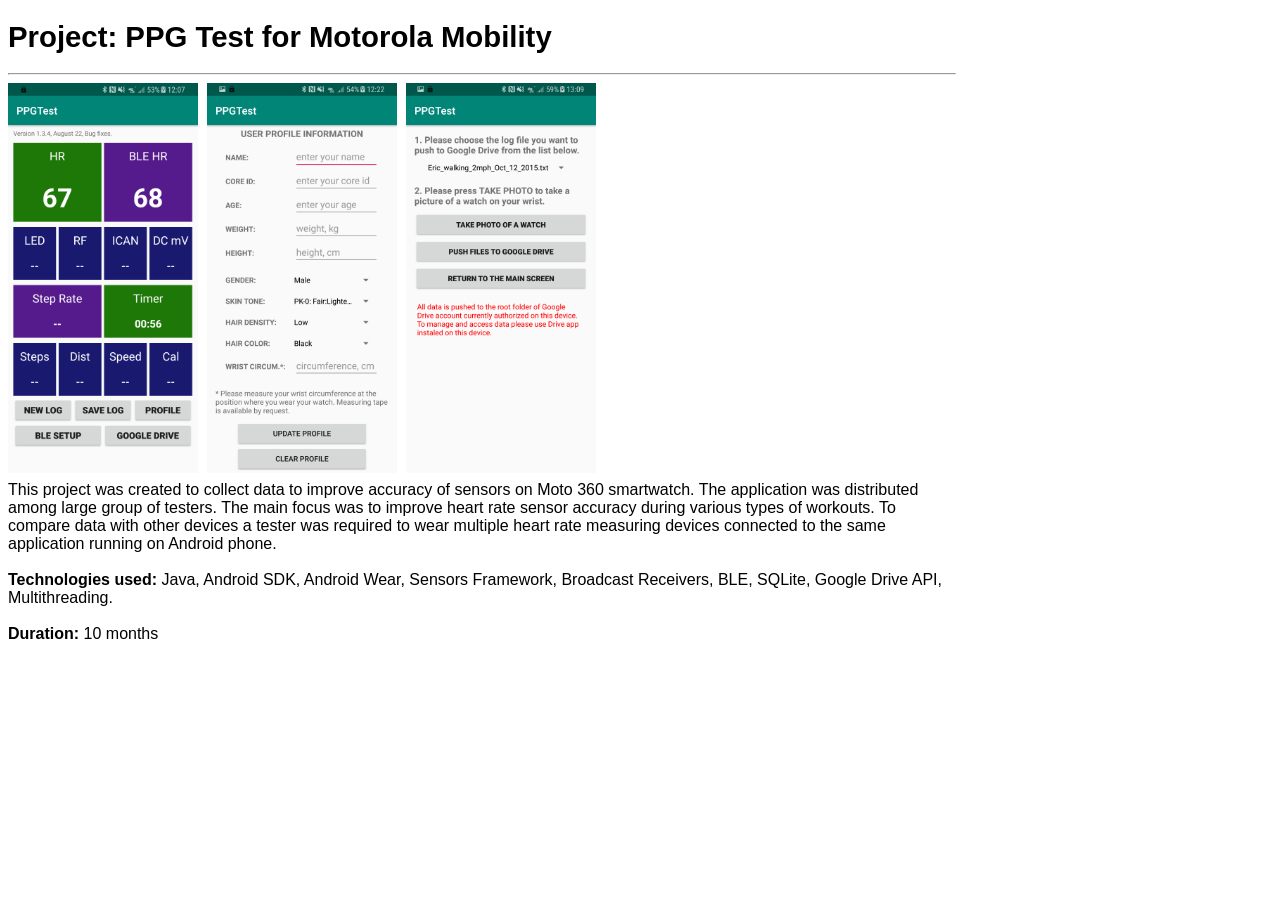
<file: index.htm>
<!DOCTYPE html>
<html>
  <head>
    <style>
      .content {
      width: 75%
      }
      .text {
      font-size: 12pt;
      font-family: Arial, Helvetica, sans-serif;
      }
      h1 {
      font: 22pt sans-serif;
      font-weight: bold;
      }
      }
    </style>
  </head>
  <body>
    <div class="content">
      <h1>Project: PPG Test for Motorola Mobility</h1>
      <hr>
      <img src="ppg_test01.png" alt="Main screen" style="float: left; width: 20%; margin-right: 1%; margin-bottom: 0.5em;">
      <img src="ppg_test02.png" alt="Profile screen" style="float: left; width: 20%; margin-right: 1%; margin-bottom: 0.5em;">
      <img src="ppg_test03.png" alt="Google Drive screen" style="float: left; width: 20%; margin-right: 1%; margin-bottom: 0.5em;">
      <p style="clear: both;" class="text">
        This project was created to collect data to improve accuracy of sensors on Moto 360 smartwatch. The application was distributed among large group of testers. The main focus was to improve heart rate sensor accuracy during various types of workouts. To compare data with other devices a tester was required to wear multiple heart rate measuring devices connected to the same application running on Android phone.
        <br><br>
        <b>Technologies used:</b> Java, Android SDK, Android Wear, Sensors Framework, Broadcast Receivers, BLE, SQLite, Google Drive API, Multithreading.
        <br><br>
        <b>Duration:</b> 10 months
      </p>
    </div>
  </body>
</html>
</file>
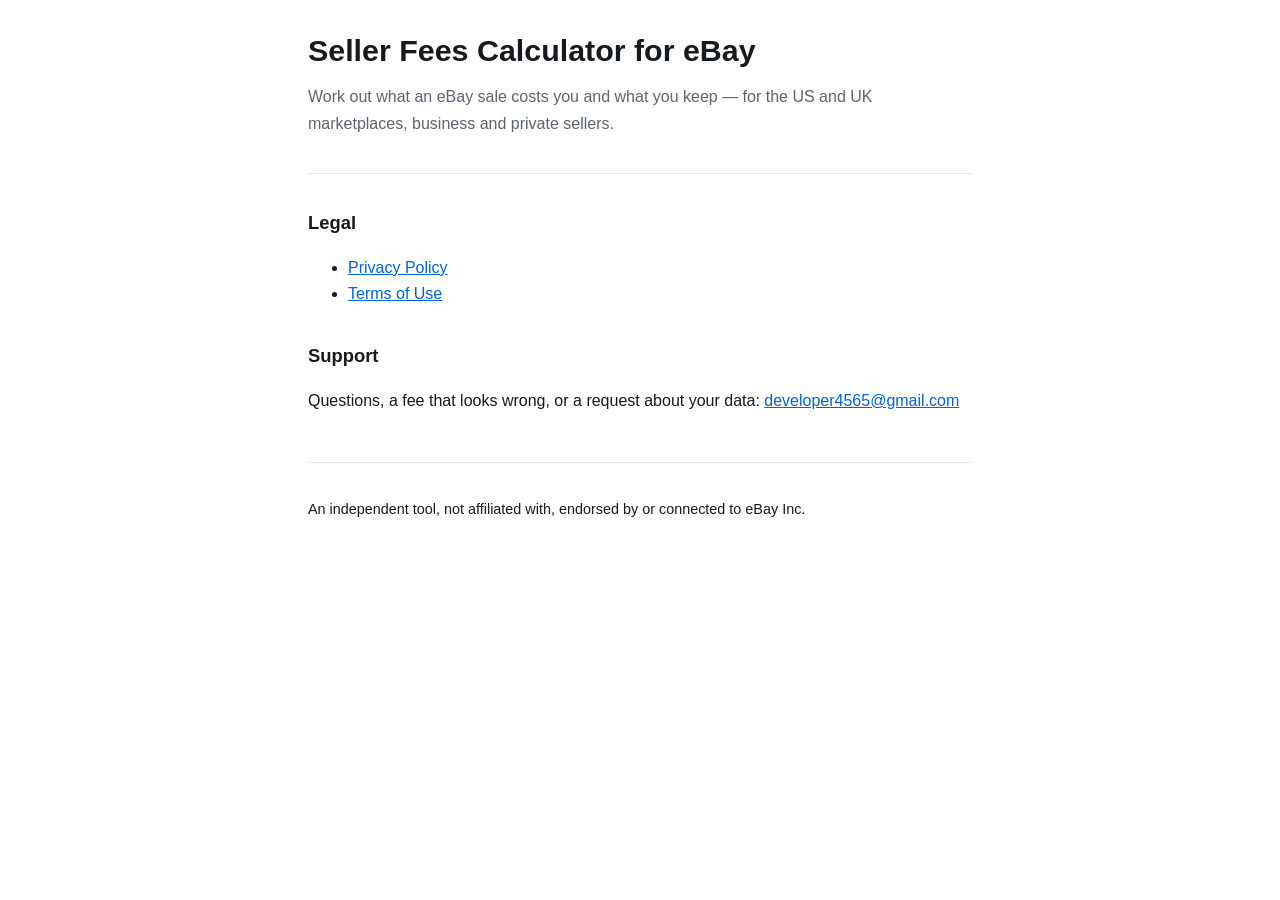
<file: index.html>
<!DOCTYPE html>
<html lang="en">
<head>
<meta charset="utf-8">
<meta name="viewport" content="width=device-width, initial-scale=1">
<title>Seller Fees Calculator for eBay</title>
<link rel="stylesheet" href="style.css">
</head>
<body>

<header>
    <h1>Seller Fees Calculator for eBay</h1>
    <p class="lede">Work out what an eBay sale costs you and what you keep — for the US and UK
    marketplaces, business and private sellers.</p>
</header>

<h2>Legal</h2>
<ul>
    <li><a href="privacy.html">Privacy Policy</a></li>
    <li><a href="terms.html">Terms of Use</a></li>
</ul>

<h2>Support</h2>
<p>Questions, a fee that looks wrong, or a request about your data:
<a href="mailto:developer4565@gmail.com">developer4565@gmail.com</a></p>

<footer>
    <p>An independent tool, not affiliated with, endorsed by or connected to eBay Inc.</p>
</footer>

</body>
</html>
</file>
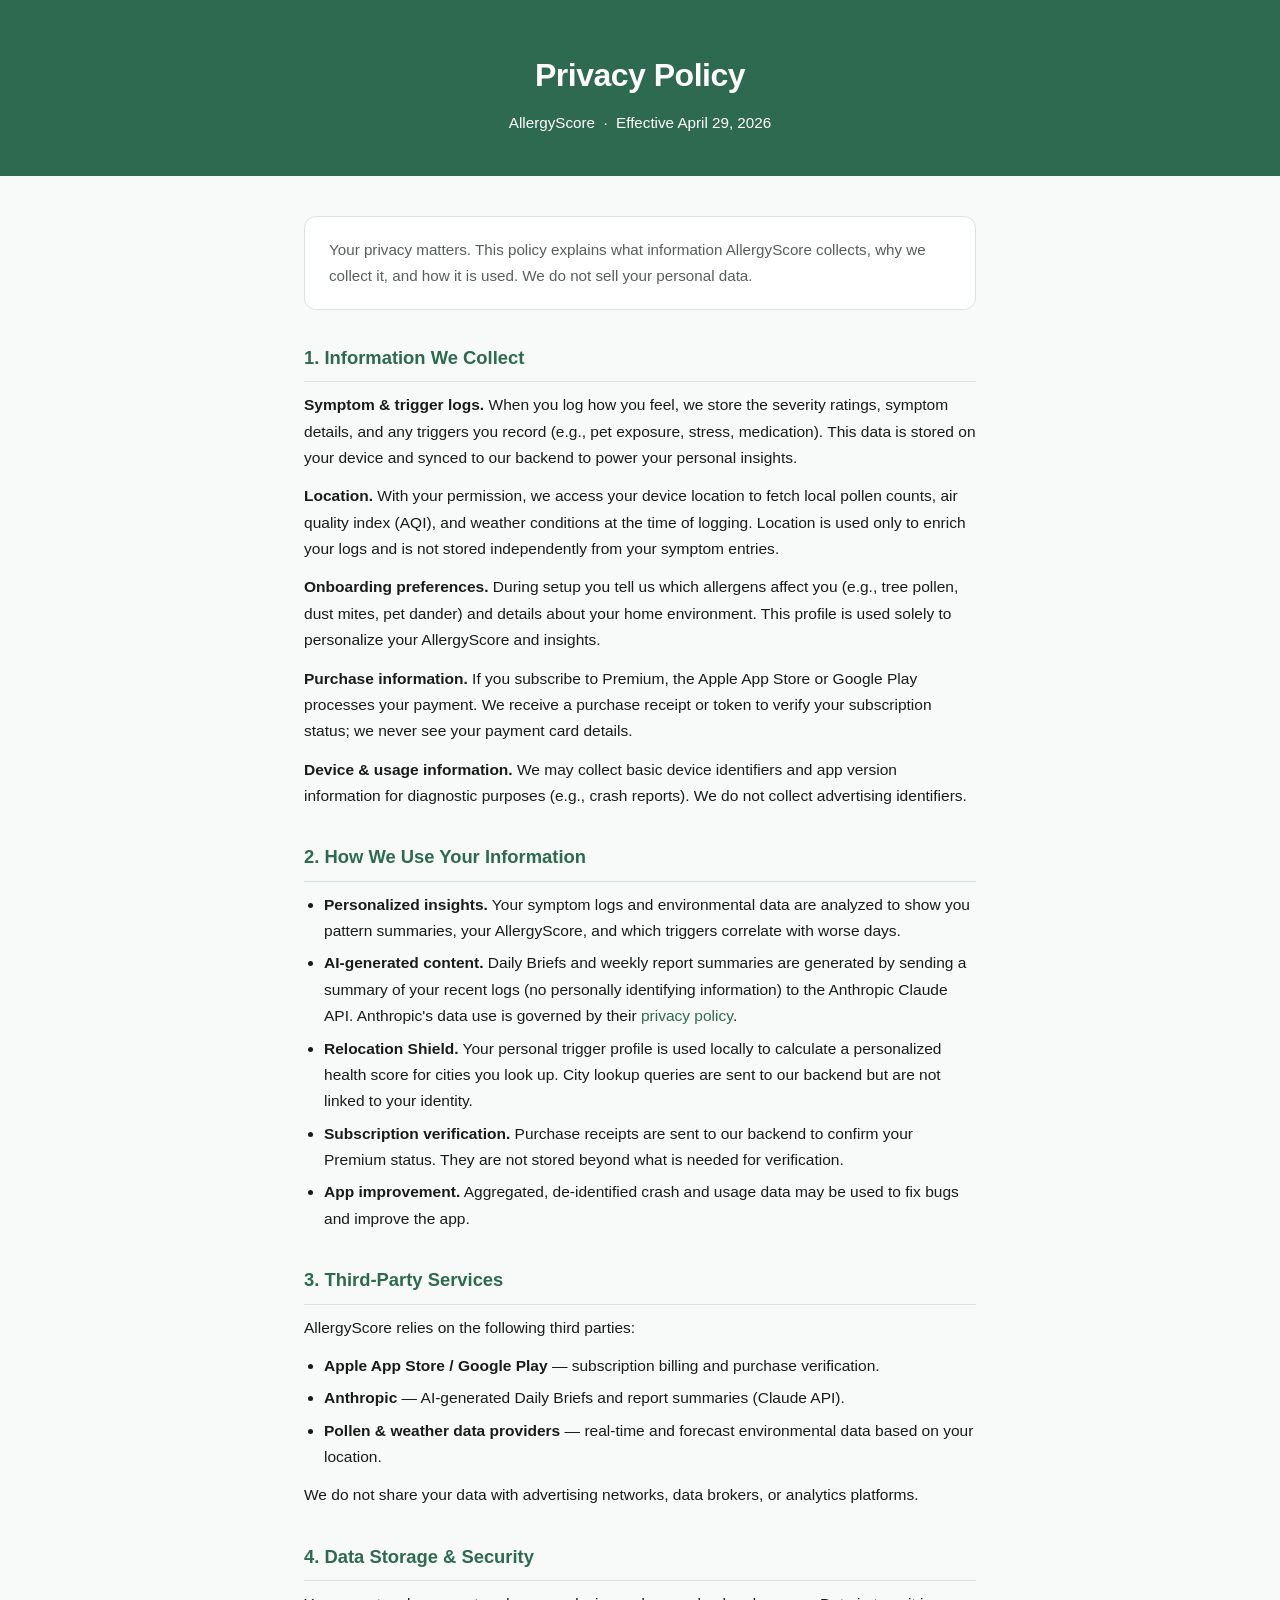
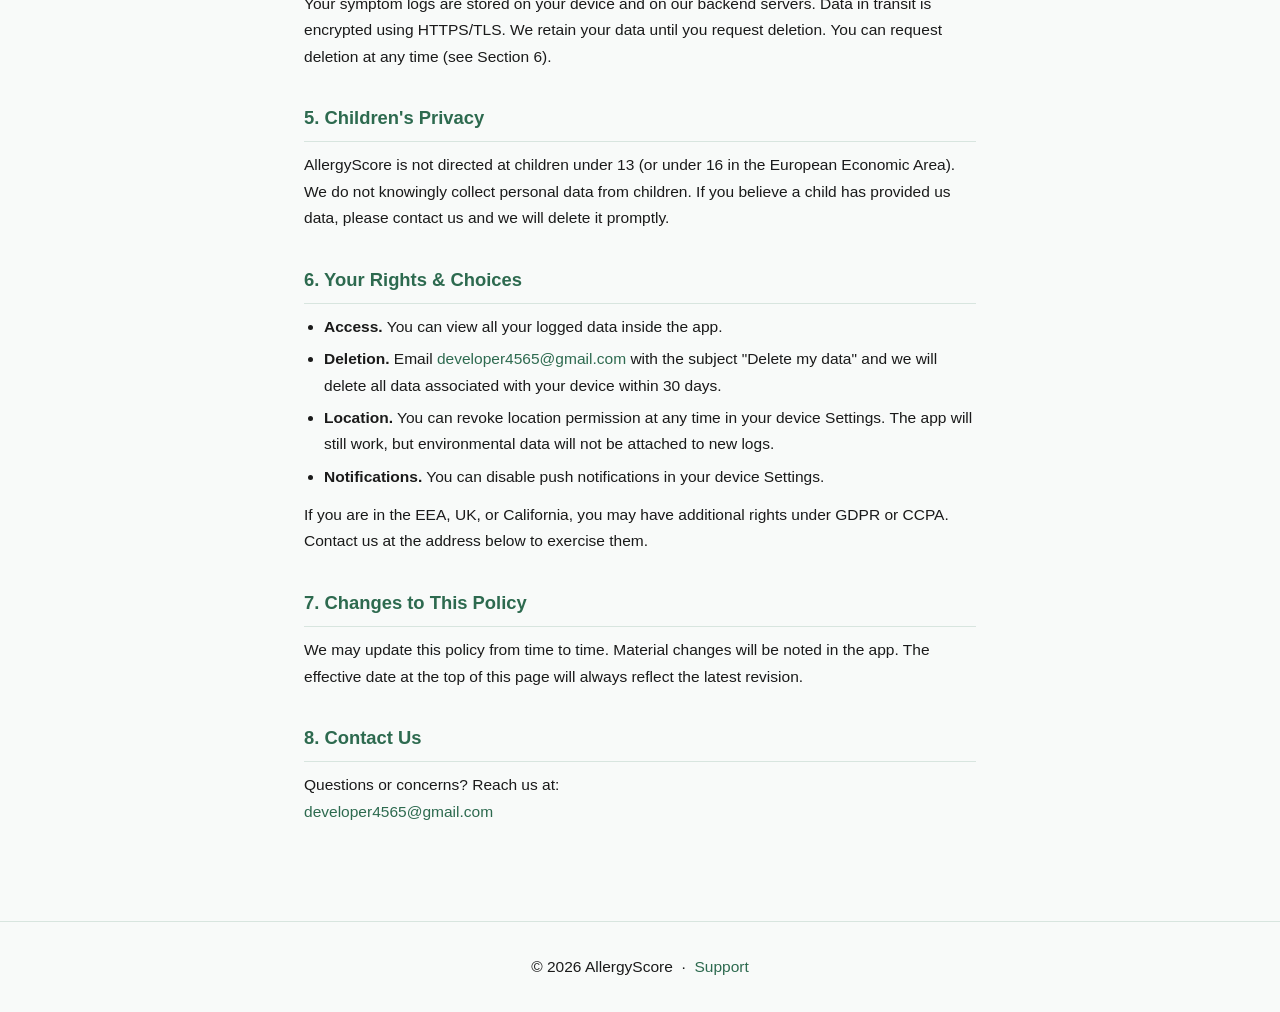
<file: allergyscore-privacy.html>
<!DOCTYPE html>
<html lang="en">
<head>
  <meta charset="UTF-8" />
  <meta name="viewport" content="width=device-width, initial-scale=1.0" />
  <title>AllergyScore – Privacy Policy</title>
  <style>
    *, *::before, *::after { box-sizing: border-box; margin: 0; padding: 0; }

    :root {
      --green: #2D6A4F;
      --green-light: #40916C;
      --bg: #F8FAF9;
      --surface: #FFFFFF;
      --text: #1A1A1A;
      --muted: #555F5C;
      --border: #D8E5DF;
      --radius: 12px;
    }

    body {
      font-family: -apple-system, BlinkMacSystemFont, "Segoe UI", Roboto, Helvetica, Arial, sans-serif;
      background: var(--bg);
      color: var(--text);
      line-height: 1.7;
    }

    header {
      background: var(--green);
      color: #fff;
      padding: 48px 24px 40px;
      text-align: center;
    }

    header h1 {
      font-size: 2rem;
      font-weight: 700;
      letter-spacing: -0.5px;
    }

    header p {
      margin-top: 8px;
      font-size: 0.95rem;
      color: #fff;
    }

    main {
      max-width: 720px;
      margin: 0 auto;
      padding: 40px 24px 64px;
    }

    .intro {
      background: var(--surface);
      border: 1px solid var(--border);
      border-radius: var(--radius);
      padding: 20px 24px;
      color: var(--muted);
      font-size: 0.95rem;
      margin-bottom: 32px;
    }

    section {
      margin-bottom: 32px;
    }

    h2 {
      font-size: 1.15rem;
      font-weight: 700;
      color: var(--green);
      margin-bottom: 10px;
      padding-bottom: 8px;
      border-bottom: 1px solid var(--border);
    }

    p { margin-bottom: 12px; color: var(--text); font-size: 0.97rem; }
    p:last-child { margin-bottom: 0; }

    ul {
      margin: 8px 0 12px 20px;
      color: var(--text);
      font-size: 0.97rem;
    }

    ul li { margin-bottom: 6px; }

    a { color: var(--green); text-decoration: none; }
    a:hover { text-decoration: underline; }

    footer {
      text-align: center;
      padding: 32px 24px;
      color: var(--muted);
      font-size: 0.85rem;
      border-top: 1px solid var(--border);
    }
  </style>
</head>
<body>

<header>
  <h1>Privacy Policy</h1>
  <p>AllergyScore &nbsp;·&nbsp; Effective April 29, 2026</p>
</header>

<main>

  <div class="intro">
    Your privacy matters. This policy explains what information AllergyScore collects, why we collect it, and how it is used. We do not sell your personal data.
  </div>

  <section>
    <h2>1. Information We Collect</h2>
    <p><strong>Symptom &amp; trigger logs.</strong> When you log how you feel, we store the severity ratings, symptom details, and any triggers you record (e.g., pet exposure, stress, medication). This data is stored on your device and synced to our backend to power your personal insights.</p>
    <p><strong>Location.</strong> With your permission, we access your device location to fetch local pollen counts, air quality index (AQI), and weather conditions at the time of logging. Location is used only to enrich your logs and is not stored independently from your symptom entries.</p>
    <p><strong>Onboarding preferences.</strong> During setup you tell us which allergens affect you (e.g., tree pollen, dust mites, pet dander) and details about your home environment. This profile is used solely to personalize your AllergyScore and insights.</p>
    <p><strong>Purchase information.</strong> If you subscribe to Premium, the Apple App Store or Google Play processes your payment. We receive a purchase receipt or token to verify your subscription status; we never see your payment card details.</p>
    <p><strong>Device &amp; usage information.</strong> We may collect basic device identifiers and app version information for diagnostic purposes (e.g., crash reports). We do not collect advertising identifiers.</p>
  </section>

  <section>
    <h2>2. How We Use Your Information</h2>
    <ul>
      <li><strong>Personalized insights.</strong> Your symptom logs and environmental data are analyzed to show you pattern summaries, your AllergyScore, and which triggers correlate with worse days.</li>
      <li><strong>AI-generated content.</strong> Daily Briefs and weekly report summaries are generated by sending a summary of your recent logs (no personally identifying information) to the Anthropic Claude API. Anthropic's data use is governed by their <a href="https://www.anthropic.com/privacy" target="_blank" rel="noopener">privacy policy</a>.</li>
      <li><strong>Relocation Shield.</strong> Your personal trigger profile is used locally to calculate a personalized health score for cities you look up. City lookup queries are sent to our backend but are not linked to your identity.</li>
      <li><strong>Subscription verification.</strong> Purchase receipts are sent to our backend to confirm your Premium status. They are not stored beyond what is needed for verification.</li>
      <li><strong>App improvement.</strong> Aggregated, de-identified crash and usage data may be used to fix bugs and improve the app.</li>
    </ul>
  </section>

  <section>
    <h2>3. Third-Party Services</h2>
    <p>AllergyScore relies on the following third parties:</p>
    <ul>
      <li><strong>Apple App Store / Google Play</strong> — subscription billing and purchase verification.</li>
      <li><strong>Anthropic</strong> — AI-generated Daily Briefs and report summaries (Claude API).</li>
      <li><strong>Pollen &amp; weather data providers</strong> — real-time and forecast environmental data based on your location.</li>
    </ul>
    <p>We do not share your data with advertising networks, data brokers, or analytics platforms.</p>
  </section>

  <section>
    <h2>4. Data Storage &amp; Security</h2>
    <p>Your symptom logs are stored on your device and on our backend servers. Data in transit is encrypted using HTTPS/TLS. We retain your data until you request deletion. You can request deletion at any time (see Section 6).</p>
  </section>

  <section>
    <h2>5. Children's Privacy</h2>
    <p>AllergyScore is not directed at children under 13 (or under 16 in the European Economic Area). We do not knowingly collect personal data from children. If you believe a child has provided us data, please contact us and we will delete it promptly.</p>
  </section>

  <section>
    <h2>6. Your Rights &amp; Choices</h2>
    <ul>
      <li><strong>Access.</strong> You can view all your logged data inside the app.</li>
      <li><strong>Deletion.</strong> Email <a href="mailto:developer4565@gmail.com">developer4565@gmail.com</a> with the subject "Delete my data" and we will delete all data associated with your device within 30 days.</li>
      <li><strong>Location.</strong> You can revoke location permission at any time in your device Settings. The app will still work, but environmental data will not be attached to new logs.</li>
      <li><strong>Notifications.</strong> You can disable push notifications in your device Settings.</li>
    </ul>
    <p>If you are in the EEA, UK, or California, you may have additional rights under GDPR or CCPA. Contact us at the address below to exercise them.</p>
  </section>

  <section>
    <h2>7. Changes to This Policy</h2>
    <p>We may update this policy from time to time. Material changes will be noted in the app. The effective date at the top of this page will always reflect the latest revision.</p>
  </section>

  <section>
    <h2>8. Contact Us</h2>
    <p>Questions or concerns? Reach us at:<br>
    <a href="mailto:developer4565@gmail.com">developer4565@gmail.com</a></p>
  </section>

</main>

<footer>
  <p>&copy; 2026 AllergyScore &nbsp;·&nbsp; <a href="index.html">Support</a></p>
</footer>

</body>
</html>
</file>
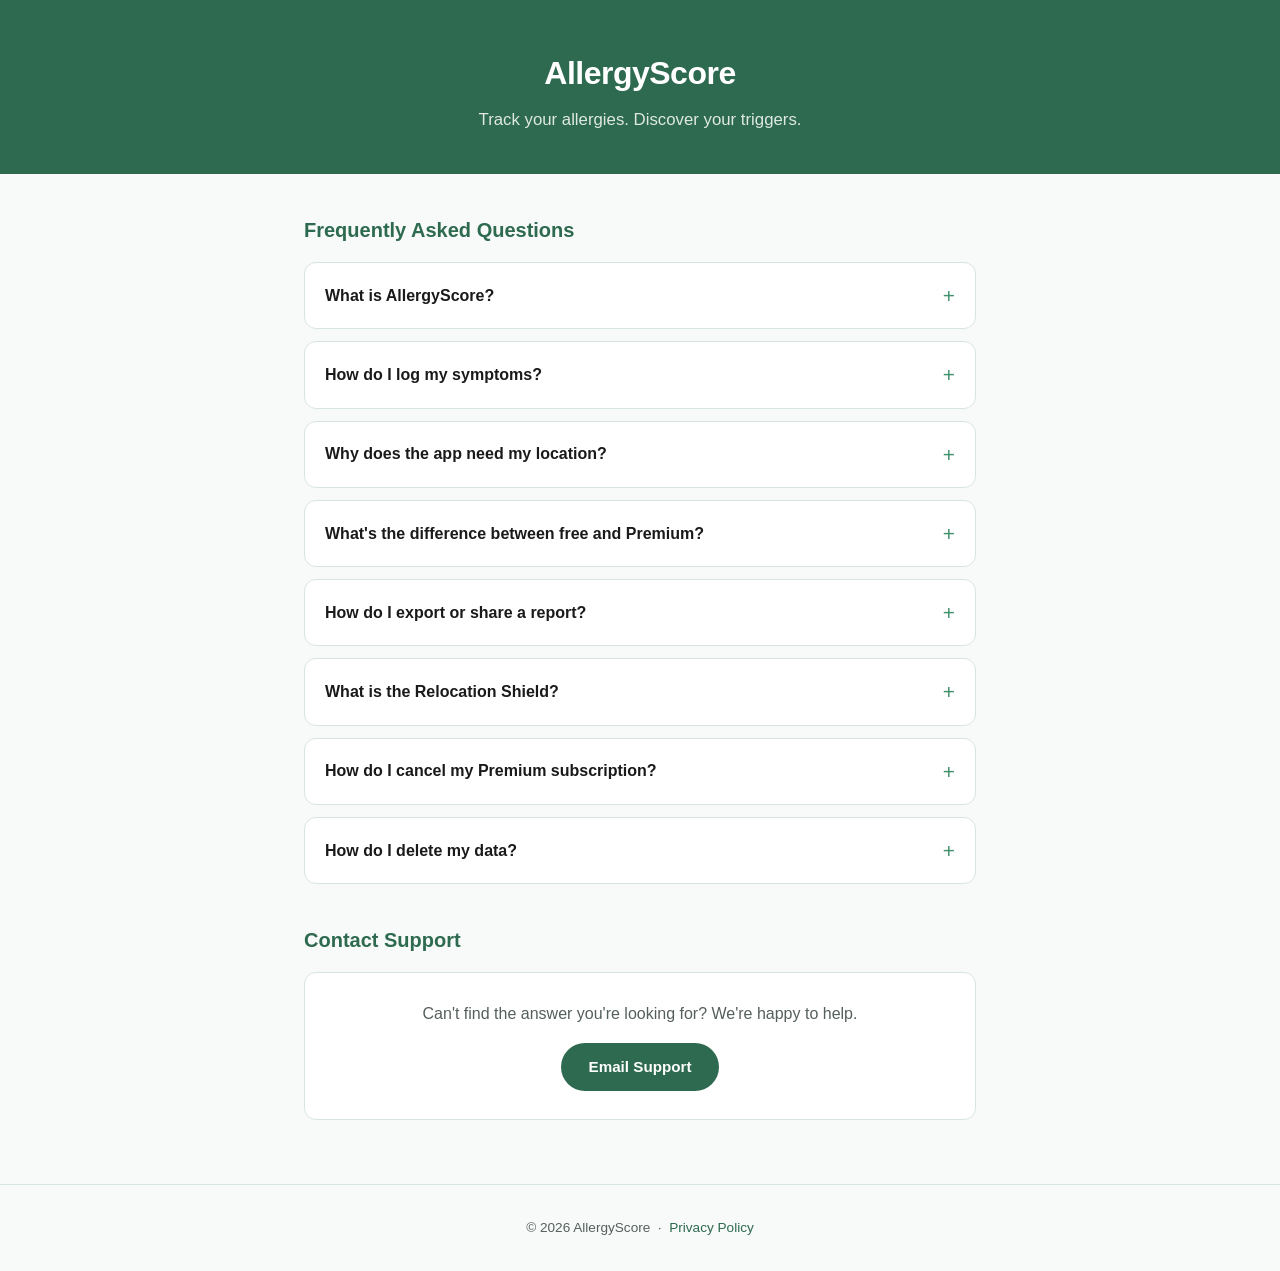
<file: allergyscore-support.html>
<!DOCTYPE html>
<html lang="en">
<head>
  <meta charset="UTF-8" />
  <meta name="viewport" content="width=device-width, initial-scale=1.0" />
  <title>AllergyScore – Support</title>
  <style>
    *, *::before, *::after { box-sizing: border-box; margin: 0; padding: 0; }

    :root {
      --green: #2D6A4F;
      --green-light: #40916C;
      --bg: #F8FAF9;
      --surface: #FFFFFF;
      --text: #1A1A1A;
      --muted: #555F5C;
      --border: #D8E5DF;
      --radius: 12px;
    }

    body {
      font-family: -apple-system, BlinkMacSystemFont, "Segoe UI", Roboto, Helvetica, Arial, sans-serif;
      background: var(--bg);
      color: var(--text);
      line-height: 1.6;
    }

    header {
      background: var(--green);
      color: #fff;
      padding: 48px 24px 40px;
      text-align: center;
    }

    header h1 {
      font-size: 2rem;
      font-weight: 700;
      letter-spacing: -0.5px;
    }

    header p {
      margin-top: 8px;
      font-size: 1.05rem;
      opacity: 0.85;
    }

    main {
      max-width: 720px;
      margin: 0 auto;
      padding: 40px 24px 64px;
    }

    h2 {
      font-size: 1.25rem;
      font-weight: 700;
      color: var(--green);
      margin: 40px 0 16px;
    }

    h2:first-child { margin-top: 0; }

    .faq {
      display: flex;
      flex-direction: column;
      gap: 12px;
    }

    details {
      background: var(--surface);
      border: 1px solid var(--border);
      border-radius: var(--radius);
      overflow: hidden;
    }

    summary {
      padding: 16px 20px;
      font-weight: 600;
      cursor: pointer;
      list-style: none;
      display: flex;
      justify-content: space-between;
      align-items: center;
      gap: 12px;
      user-select: none;
    }

    summary::-webkit-details-marker { display: none; }

    summary::after {
      content: "+";
      font-size: 1.3rem;
      font-weight: 400;
      color: var(--green-light);
      flex-shrink: 0;
      transition: transform 0.2s;
    }

    details[open] summary::after {
      transform: rotate(45deg);
    }

    details p {
      padding: 0 20px 16px;
      color: var(--muted);
      font-size: 0.95rem;
    }

    .contact-card {
      background: var(--surface);
      border: 1px solid var(--border);
      border-radius: var(--radius);
      padding: 28px 24px;
      text-align: center;
    }

    .contact-card p {
      color: var(--muted);
      margin-bottom: 16px;
    }

    .contact-card a.btn {
      display: inline-block;
      background: var(--green);
      color: #fff;
      text-decoration: none;
      padding: 12px 28px;
      border-radius: 50px;
      font-weight: 600;
      font-size: 0.95rem;
      transition: background 0.15s;
    }

    .contact-card a.btn:hover { background: var(--green-light); }

    footer {
      text-align: center;
      padding: 32px 24px;
      color: var(--muted);
      font-size: 0.85rem;
      border-top: 1px solid var(--border);
    }

    footer a { color: var(--green); text-decoration: none; }
    footer a:hover { text-decoration: underline; }
  </style>
</head>
<body>

<header>
  <h1>AllergyScore</h1>
  <p>Track your allergies. Discover your triggers.</p>
</header>

<main>

  <h2>Frequently Asked Questions</h2>

  <div class="faq">

    <details>
      <summary>What is AllergyScore?</summary>
      <p>AllergyScore helps you understand how your environment affects your allergies. Log how you feel each day, and the app correlates your symptoms with real-time pollen counts, air quality, weather, and your personal triggers to reveal patterns over time.</p>
    </details>

    <details>
      <summary>How do I log my symptoms?</summary>
      <p>Tap the <strong>+</strong> button on the home screen to start a log entry. Rate how you feel overall, then optionally detail individual symptoms (sneezing, itchy eyes, congestion, etc.) on a scale from Fine to Severe. Logging takes under 30 seconds.</p>
    </details>

    <details>
      <summary>Why does the app need my location?</summary>
      <p>AllergyScore uses your location to fetch local pollen levels, air quality index (AQI), and weather conditions at the time you log symptoms. This environmental data is the key ingredient for discovering your personal trigger patterns. Location is only accessed when you open the app or log a symptom.</p>
    </details>

    <details>
      <summary>What's the difference between free and Premium?</summary>
      <p>The free version lets you log symptoms, see your AllergyScore, and export one report. <strong>Premium</strong> unlocks unlimited report sharing, unlimited city checks with the Relocation Shield, and personalized Daily Briefs — an AI-generated morning summary of today's allergy outlook based on your history.</p>
    </details>

    <details>
      <summary>How do I export or share a report?</summary>
      <p>Go to <strong>Reports</strong> in the app, tap <em>Generate Report</em>, and choose to share or save as a PDF. Free users can generate one report; Premium users can generate and share unlimited reports.</p>
    </details>

    <details>
      <summary>What is the Relocation Shield?</summary>
      <p>The Relocation Shield lets you check other cities to see how your allergies might fare there. It shows current pollen and AQI levels, a year-round pollen calendar, estimated indoor humidity (dust mite risk), and a personalized health score from 0–100 based on your specific triggers.</p>
    </details>

    <details>
      <summary>How do I cancel my Premium subscription?</summary>
      <p>Subscriptions are managed by Apple or Google — AllergyScore never handles billing directly.
        <br><br>
        <strong>iPhone/iPad:</strong> Settings → [your name] → Subscriptions → AllergyScore → Cancel.<br>
        <strong>Android:</strong> Play Store → Profile → Payments &amp; subscriptions → Subscriptions → AllergyScore → Cancel.
      </p>
    </details>

    <details>
      <summary>How do I delete my data?</summary>
      <p>Email us at <a href="mailto:developer4565@gmail.com">developer4565@gmail.com</a> with the subject "Delete my data" and we will delete all data associated with your device within 30 days.</p>
    </details>

  </div>

  <h2>Contact Support</h2>

  <div class="contact-card">
    <p>Can't find the answer you're looking for? We're happy to help.</p>
    <a href="mailto:developer4565@gmail.com" class="btn">Email Support</a>
  </div>

</main>

<footer>
  <p>&copy; 2026 AllergyScore &nbsp;·&nbsp; <a href="privacy.html">Privacy Policy</a></p>
</footer>

</body>
</html>
</file>
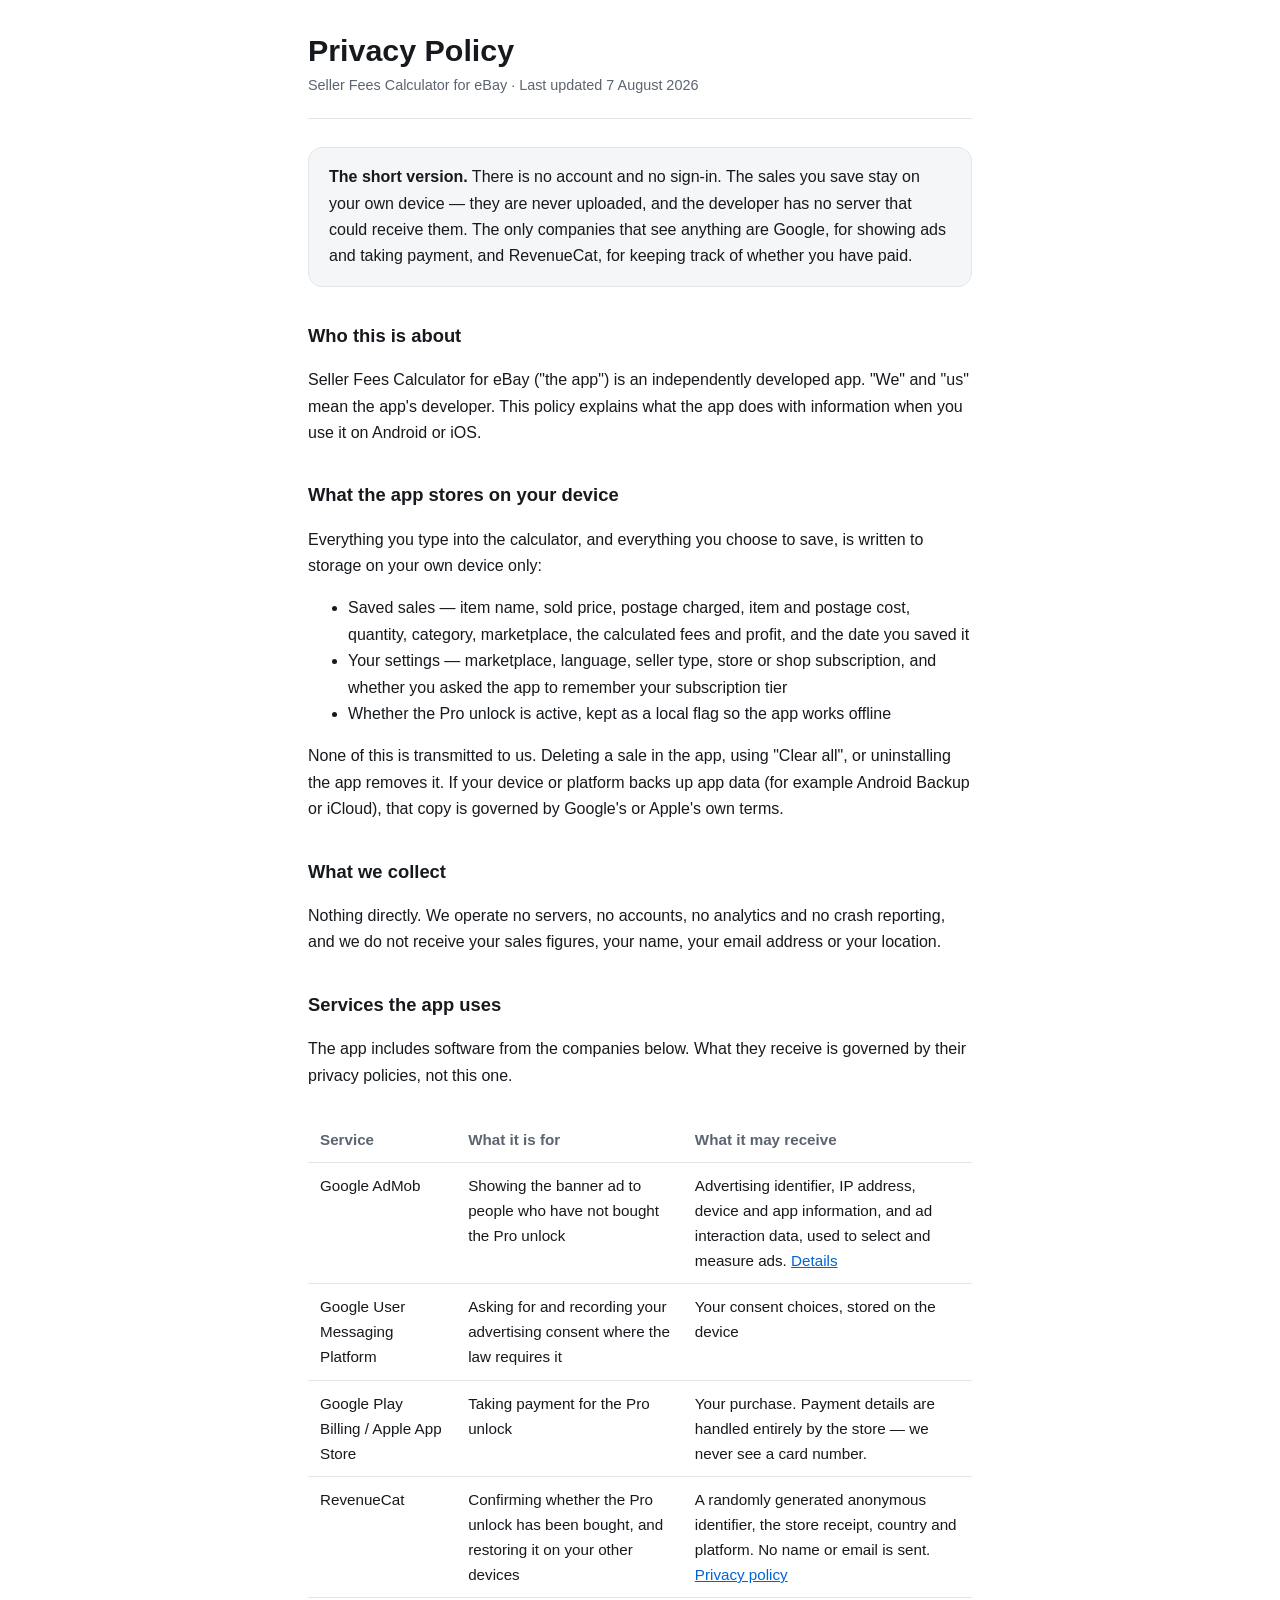
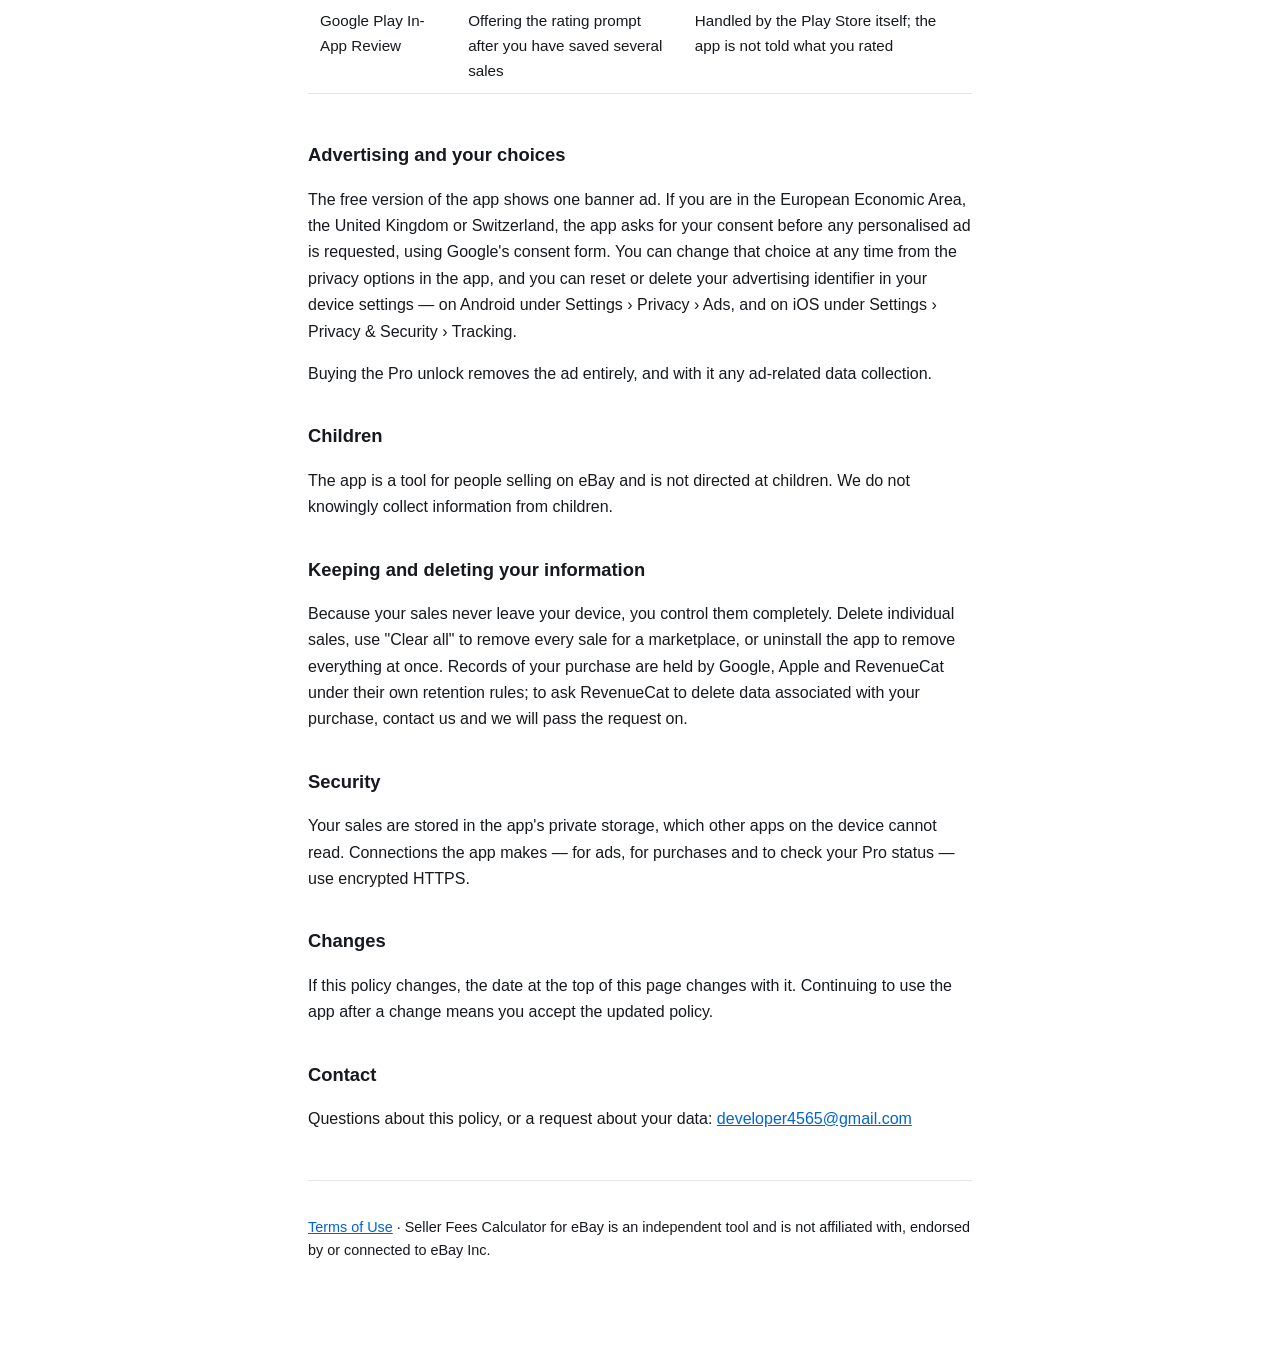
<file: calc_privacy.html>
<!DOCTYPE html>
<html lang="en">
<head>
<meta charset="utf-8">
<meta name="viewport" content="width=device-width, initial-scale=1">
<title>Privacy Policy — Seller Fees Calculator for eBay</title>
<link rel="stylesheet" href="style.css">
</head>
<body>

<header>
    <h1>Privacy Policy</h1>
    <p class="updated">Seller Fees Calculator for eBay · Last updated 7 August 2026</p>
</header>

<div class="summary">
    <p><strong>The short version.</strong> There is no account and no sign-in. The sales you save
    stay on your own device — they are never uploaded, and the developer has no server that could
    receive them. The only companies that see anything are Google, for showing ads and taking
    payment, and RevenueCat, for keeping track of whether you have paid.</p>
</div>

<h2>Who this is about</h2>
<p>Seller Fees Calculator for eBay ("the app") is an independently developed app. "We" and "us"
mean the app's developer. This policy explains what the app does with information when you use it
on Android or iOS.</p>

<h2>What the app stores on your device</h2>
<p>Everything you type into the calculator, and everything you choose to save, is written to
storage on your own device only:</p>
<ul>
    <li>Saved sales — item name, sold price, postage charged, item and postage cost, quantity,
        category, marketplace, the calculated fees and profit, and the date you saved it</li>
    <li>Your settings — marketplace, language, seller type, store or shop subscription, and
        whether you asked the app to remember your subscription tier</li>
    <li>Whether the Pro unlock is active, kept as a local flag so the app works offline</li>
</ul>
<p>None of this is transmitted to us. Deleting a sale in the app, using "Clear all", or
uninstalling the app removes it. If your device or platform backs up app data (for example
Android Backup or iCloud), that copy is governed by Google's or Apple's own terms.</p>

<h2>What we collect</h2>
<p>Nothing directly. We operate no servers, no accounts, no analytics and no crash reporting, and
we do not receive your sales figures, your name, your email address or your location.</p>

<h2>Services the app uses</h2>
<p>The app includes software from the companies below. What they receive is governed by their
privacy policies, not this one.</p>

<div class="scroll">
<table>
    <tr>
        <th>Service</th>
        <th>What it is for</th>
        <th>What it may receive</th>
    </tr>
    <tr>
        <td>Google AdMob</td>
        <td>Showing the banner ad to people who have not bought the Pro unlock</td>
        <td>Advertising identifier, IP address, device and app information, and ad interaction
            data, used to select and measure ads.
            <a href="https://policies.google.com/technologies/partner-sites">Details</a></td>
    </tr>
    <tr>
        <td>Google User Messaging Platform</td>
        <td>Asking for and recording your advertising consent where the law requires it</td>
        <td>Your consent choices, stored on the device</td>
    </tr>
    <tr>
        <td>Google Play Billing / Apple App Store</td>
        <td>Taking payment for the Pro unlock</td>
        <td>Your purchase. Payment details are handled entirely by the store — we never see a card
            number.</td>
    </tr>
    <tr>
        <td>RevenueCat</td>
        <td>Confirming whether the Pro unlock has been bought, and restoring it on your other
            devices</td>
        <td>A randomly generated anonymous identifier, the store receipt, country and platform. No
            name or email is sent. <a href="https://www.revenuecat.com/privacy">Privacy policy</a></td>
    </tr>
    <tr>
        <td>Google Play In-App Review</td>
        <td>Offering the rating prompt after you have saved several sales</td>
        <td>Handled by the Play Store itself; the app is not told what you rated</td>
    </tr>
</table>
</div>

<h2>Advertising and your choices</h2>
<p>The free version of the app shows one banner ad. If you are in the European Economic Area, the
United Kingdom or Switzerland, the app asks for your consent before any personalised ad is
requested, using Google's consent form. You can change that choice at any time from the privacy
options in the app, and you can reset or delete your advertising identifier in your device
settings — on Android under Settings › Privacy › Ads, and on iOS under Settings › Privacy &amp;
Security › Tracking.</p>
<p>Buying the Pro unlock removes the ad entirely, and with it any ad-related data collection.</p>

<h2>Children</h2>
<p>The app is a tool for people selling on eBay and is not directed at children. We do not
knowingly collect information from children.</p>

<h2>Keeping and deleting your information</h2>
<p>Because your sales never leave your device, you control them completely. Delete individual
sales, use "Clear all" to remove every sale for a marketplace, or uninstall the app to remove
everything at once. Records of your purchase are held by Google, Apple and RevenueCat under their
own retention rules; to ask RevenueCat to delete data associated with your purchase, contact us
and we will pass the request on.</p>

<h2>Security</h2>
<p>Your sales are stored in the app's private storage, which other apps on the device cannot read.
Connections the app makes — for ads, for purchases and to check your Pro status — use encrypted
HTTPS.</p>

<h2>Changes</h2>
<p>If this policy changes, the date at the top of this page changes with it. Continuing to use the
app after a change means you accept the updated policy.</p>

<h2>Contact</h2>
<p>Questions about this policy, or a request about your data:
<a href="mailto:developer4565@gmail.com">developer4565@gmail.com</a></p>

<footer>
    <p><a href="terms.html">Terms of Use</a> · Seller Fees Calculator for eBay is an independent
    tool and is not affiliated with, endorsed by or connected to eBay Inc.</p>
</footer>

</body>
</html>
</file>
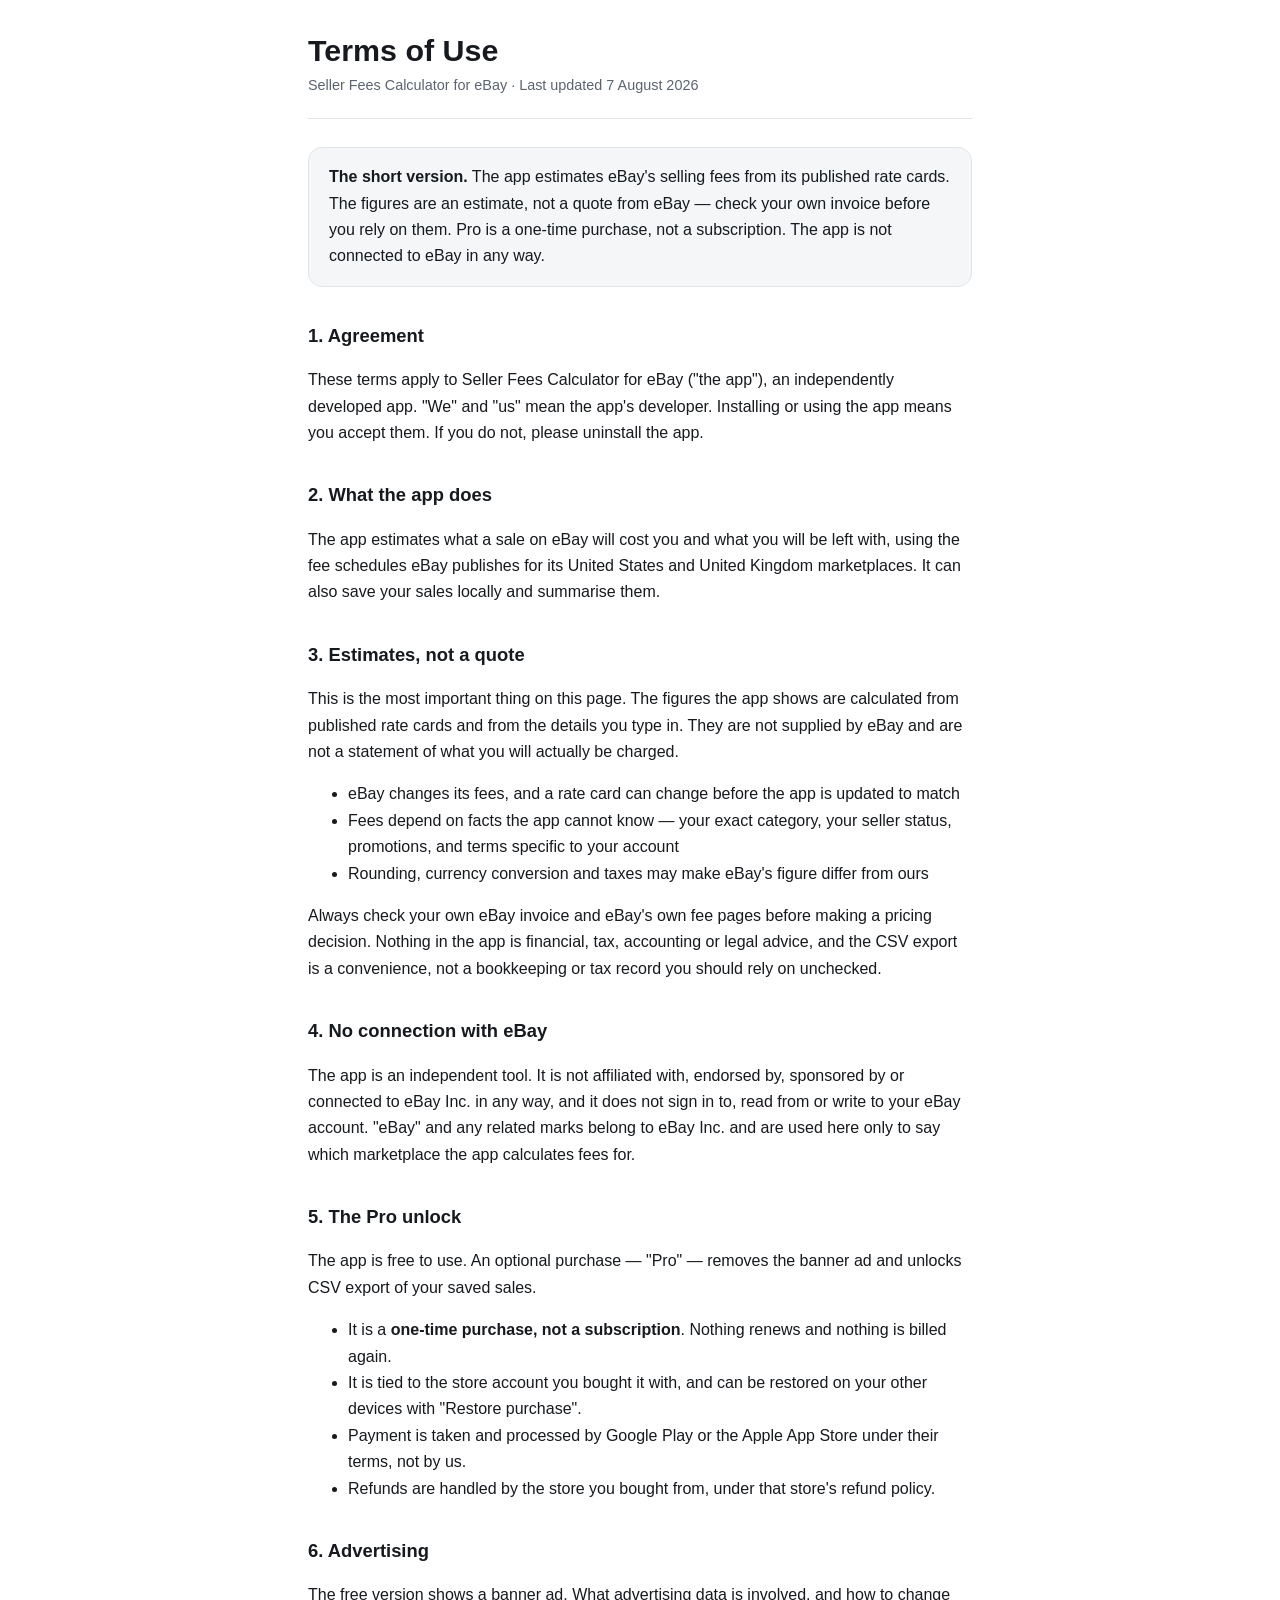
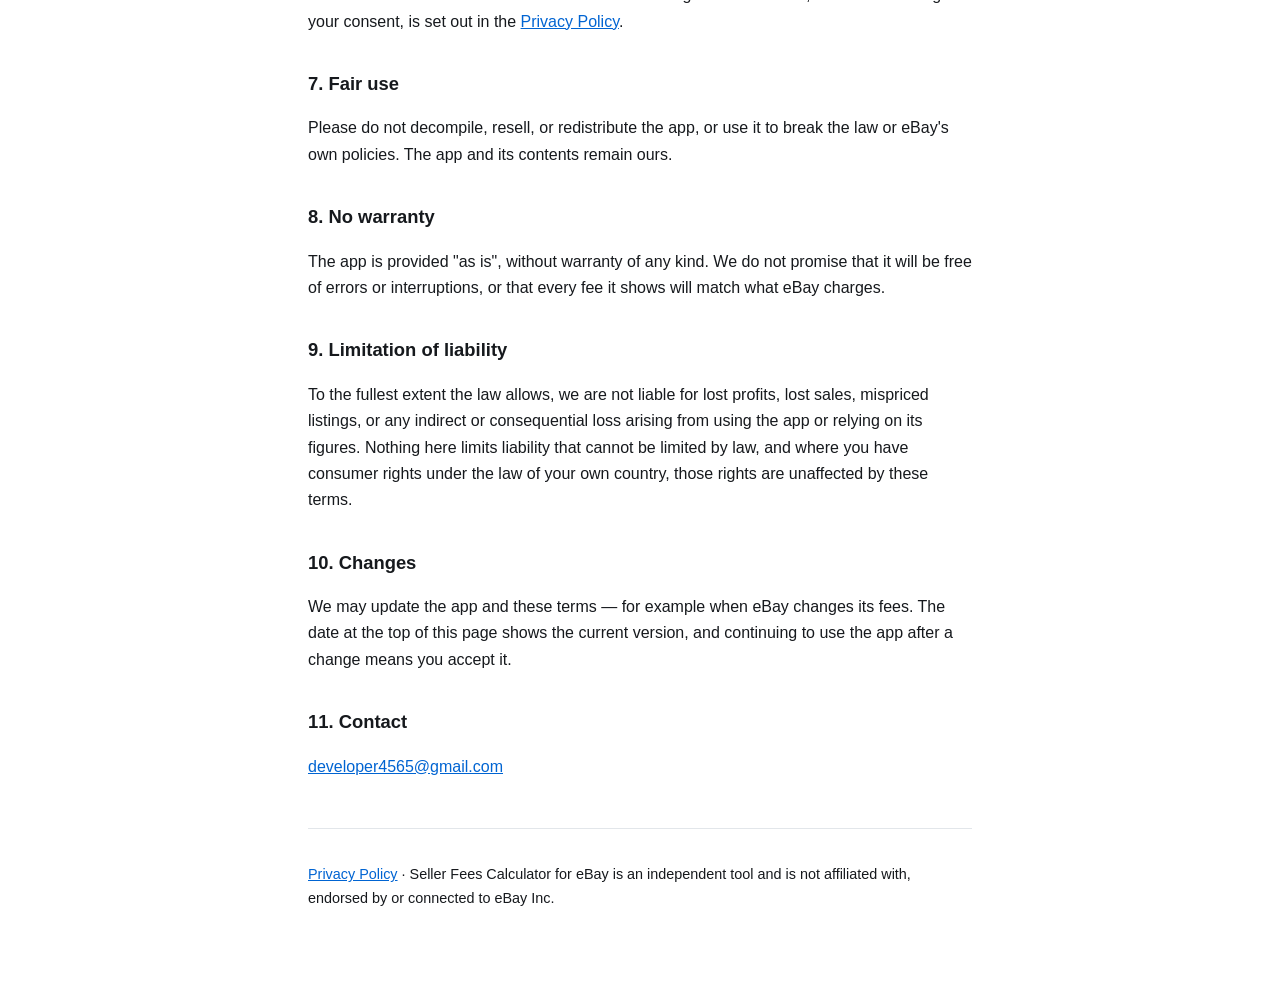
<file: calc_terms.html>
<!DOCTYPE html>
<html lang="en">
<head>
<meta charset="utf-8">
<meta name="viewport" content="width=device-width, initial-scale=1">
<title>Terms of Use — Seller Fees Calculator for eBay</title>
<link rel="stylesheet" href="style.css">
</head>
<body>

<header>
    <h1>Terms of Use</h1>
    <p class="updated">Seller Fees Calculator for eBay · Last updated 7 August 2026</p>
</header>

<div class="summary">
    <p><strong>The short version.</strong> The app estimates eBay's selling fees from its published
    rate cards. The figures are an estimate, not a quote from eBay — check your own invoice before
    you rely on them. Pro is a one-time purchase, not a subscription. The app is not connected to
    eBay in any way.</p>
</div>

<h2>1. Agreement</h2>
<p>These terms apply to Seller Fees Calculator for eBay ("the app"), an independently developed
app. "We" and "us" mean the app's developer. Installing or using the app means you accept them. If
you do not, please uninstall the app.</p>

<h2>2. What the app does</h2>
<p>The app estimates what a sale on eBay will cost you and what you will be left with, using the
fee schedules eBay publishes for its United States and United Kingdom marketplaces. It can also
save your sales locally and summarise them.</p>

<h2>3. Estimates, not a quote</h2>
<p>This is the most important thing on this page. The figures the app shows are calculated from
published rate cards and from the details you type in. They are not supplied by eBay and are not a
statement of what you will actually be charged.</p>
<ul>
    <li>eBay changes its fees, and a rate card can change before the app is updated to match</li>
    <li>Fees depend on facts the app cannot know — your exact category, your seller status,
        promotions, and terms specific to your account</li>
    <li>Rounding, currency conversion and taxes may make eBay's figure differ from ours</li>
</ul>
<p>Always check your own eBay invoice and eBay's own fee pages before making a pricing decision.
Nothing in the app is financial, tax, accounting or legal advice, and the CSV export is a
convenience, not a bookkeeping or tax record you should rely on unchecked.</p>

<h2>4. No connection with eBay</h2>
<p>The app is an independent tool. It is not affiliated with, endorsed by, sponsored by or
connected to eBay Inc. in any way, and it does not sign in to, read from or write to your eBay
account. "eBay" and any related marks belong to eBay Inc. and are used here only to say which
marketplace the app calculates fees for.</p>

<h2>5. The Pro unlock</h2>
<p>The app is free to use. An optional purchase — "Pro" — removes the banner ad and unlocks CSV
export of your saved sales.</p>
<ul>
    <li>It is a <strong>one-time purchase, not a subscription</strong>. Nothing renews and nothing
        is billed again.</li>
    <li>It is tied to the store account you bought it with, and can be restored on your other
        devices with "Restore purchase".</li>
    <li>Payment is taken and processed by Google Play or the Apple App Store under their terms, not
        by us.</li>
    <li>Refunds are handled by the store you bought from, under that store's refund policy.</li>
</ul>

<h2>6. Advertising</h2>
<p>The free version shows a banner ad. What advertising data is involved, and how to change your
consent, is set out in the <a href="privacy.html">Privacy Policy</a>.</p>

<h2>7. Fair use</h2>
<p>Please do not decompile, resell, or redistribute the app, or use it to break the law or eBay's
own policies. The app and its contents remain ours.</p>

<h2>8. No warranty</h2>
<p>The app is provided "as is", without warranty of any kind. We do not promise that it will be
free of errors or interruptions, or that every fee it shows will match what eBay charges.</p>

<h2>9. Limitation of liability</h2>
<p>To the fullest extent the law allows, we are not liable for lost profits, lost sales, mispriced
listings, or any indirect or consequential loss arising from using the app or relying on its
figures. Nothing here limits liability that cannot be limited by law, and where you have consumer
rights under the law of your own country, those rights are unaffected by these terms.</p>

<h2>10. Changes</h2>
<p>We may update the app and these terms — for example when eBay changes its fees. The date at the
top of this page shows the current version, and continuing to use the app after a change means you
accept it.</p>

<h2>11. Contact</h2>
<p><a href="mailto:developer4565@gmail.com">developer4565@gmail.com</a></p>

<footer>
    <p><a href="privacy.html">Privacy Policy</a> · Seller Fees Calculator for eBay is an
    independent tool and is not affiliated with, endorsed by or connected to eBay Inc.</p>
</footer>

</body>
</html>
</file>
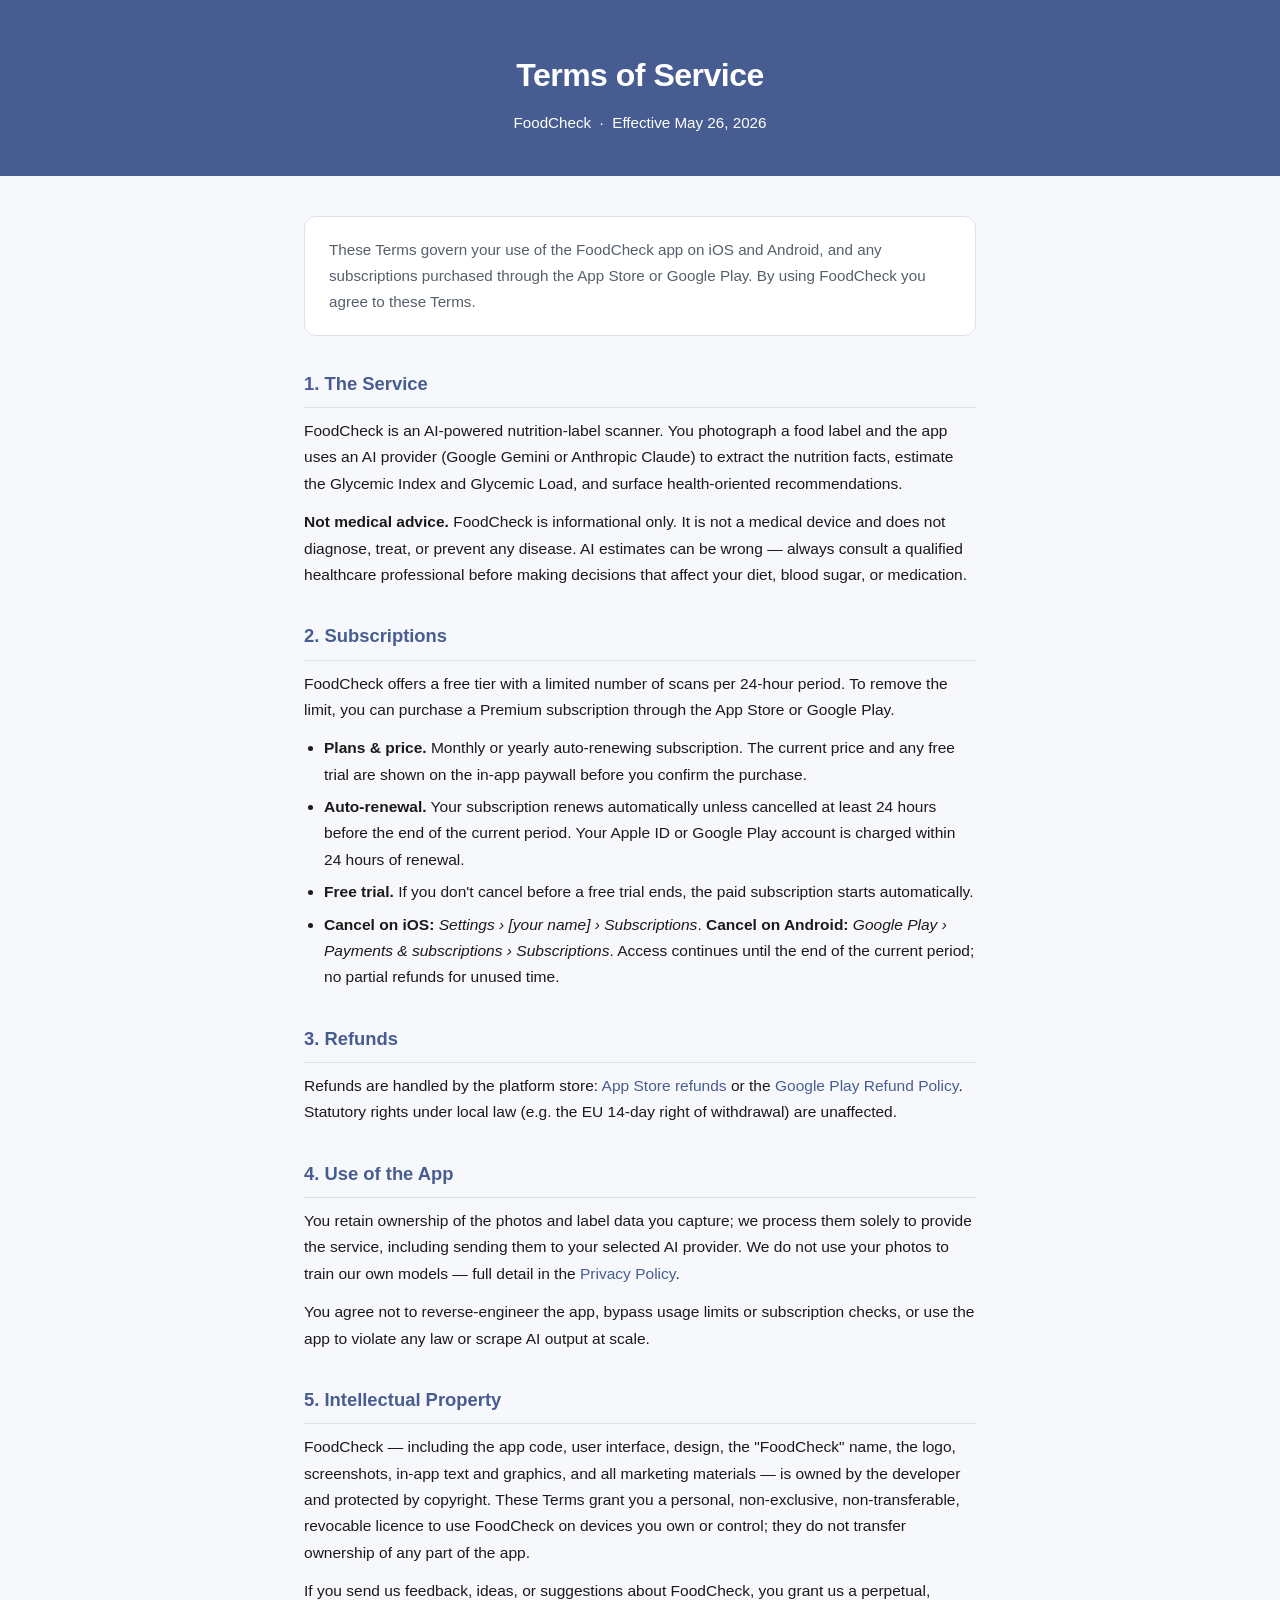
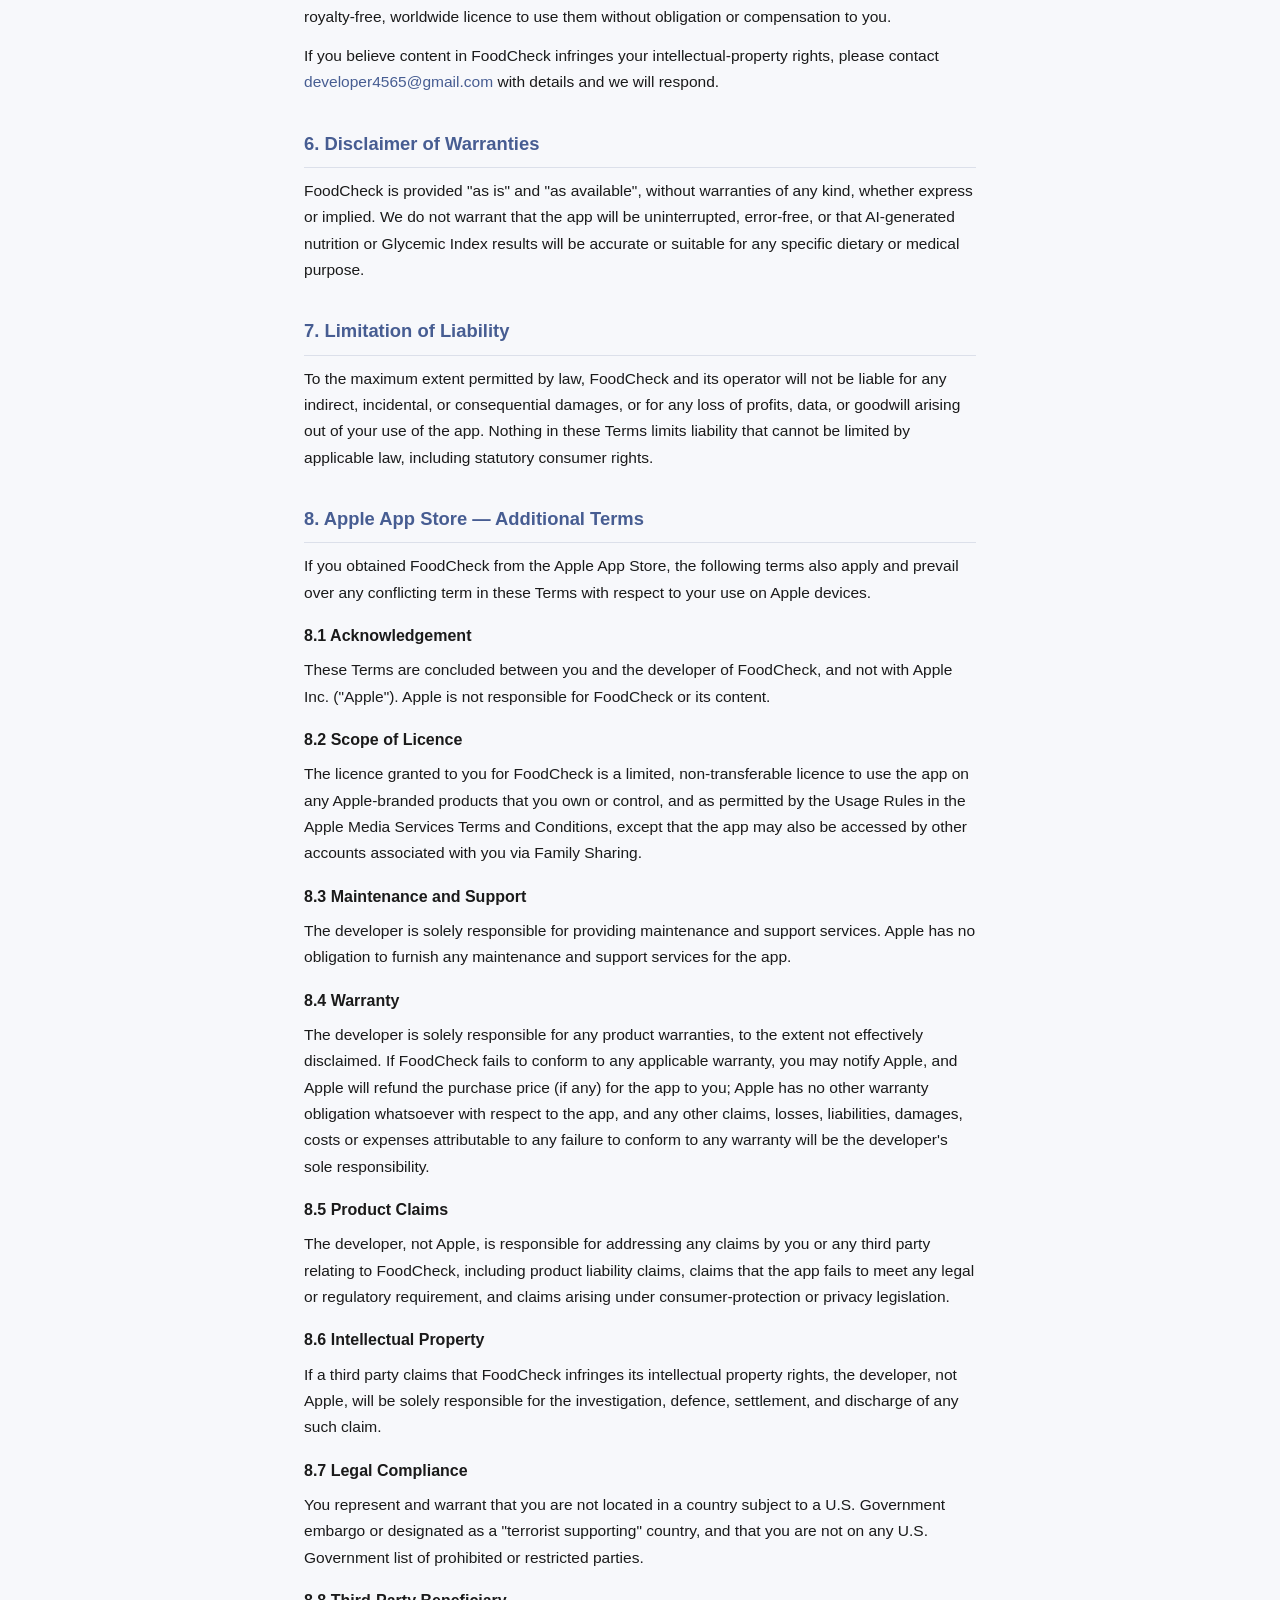
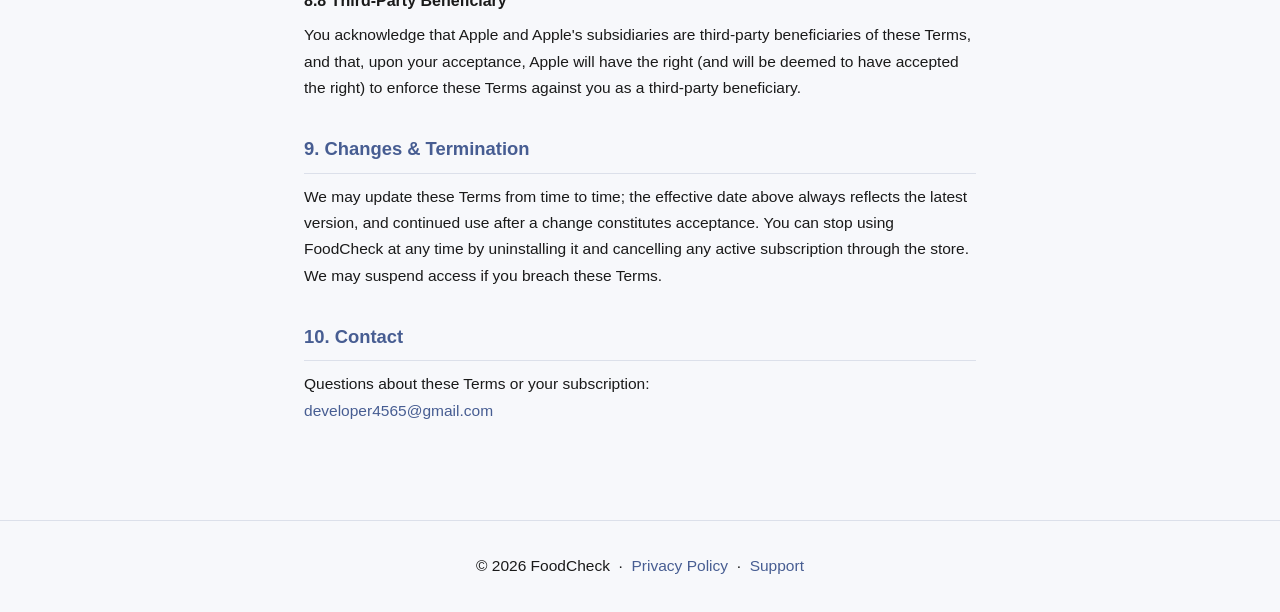
<file: foodcheck-app-terms.html>
<!DOCTYPE html>
<html lang="en">
<head>
  <meta charset="UTF-8" />
  <meta name="viewport" content="width=device-width, initial-scale=1.0" />
  <title>FoodCheck – Terms of Service</title>
  <style>
    *, *::before, *::after { box-sizing: border-box; margin: 0; padding: 0; }

    :root {
      --indigo: #475D92;
      --indigo-light: #6E80B0;
      --bg: #F7F8FB;
      --surface: #FFFFFF;
      --text: #1A1A1A;
      --muted: #555F6B;
      --border: #DCE0EA;
      --radius: 12px;
    }

    body {
      font-family: -apple-system, BlinkMacSystemFont, "Segoe UI", Roboto, Helvetica, Arial, sans-serif;
      background: var(--bg);
      color: var(--text);
      line-height: 1.7;
    }

    header {
      background: var(--indigo);
      color: #fff;
      padding: 48px 24px 40px;
      text-align: center;
    }

    header h1 {
      font-size: 2rem;
      font-weight: 700;
      letter-spacing: -0.5px;
    }

    header p {
      margin-top: 8px;
      font-size: 0.95rem;
      color: #fff;
    }

    main {
      max-width: 720px;
      margin: 0 auto;
      padding: 40px 24px 64px;
    }

    .intro {
      background: var(--surface);
      border: 1px solid var(--border);
      border-radius: var(--radius);
      padding: 20px 24px;
      color: var(--muted);
      font-size: 0.95rem;
      margin-bottom: 32px;
    }

    section {
      margin-bottom: 32px;
    }

    h2 {
      font-size: 1.15rem;
      font-weight: 700;
      color: var(--indigo);
      margin-bottom: 10px;
      padding-bottom: 8px;
      border-bottom: 1px solid var(--border);
    }

    h3 {
      font-size: 1rem;
      font-weight: 700;
      color: var(--text);
      margin-top: 16px;
      margin-bottom: 8px;
    }

    p { margin-bottom: 12px; color: var(--text); font-size: 0.97rem; }
    p:last-child { margin-bottom: 0; }

    ul {
      margin: 8px 0 12px 20px;
      color: var(--text);
      font-size: 0.97rem;
    }

    ul li { margin-bottom: 6px; }

    a { color: var(--indigo); text-decoration: none; }
    a:hover { text-decoration: underline; }

    footer {
      text-align: center;
      padding: 32px 24px;
      color: var(--muted);
      font-size: 0.85rem;
      border-top: 1px solid var(--border);
    }
  </style>
</head>
<body>

<header>
  <h1>Terms of Service</h1>
  <p>FoodCheck &nbsp;·&nbsp; Effective May 26, 2026</p>
</header>

<main>

  <div class="intro">
    These Terms govern your use of the FoodCheck app on iOS and Android, and any subscriptions purchased through the App Store or Google Play. By using FoodCheck you agree to these Terms.
  </div>

  <section>
    <h2>1. The Service</h2>
    <p>FoodCheck is an AI-powered nutrition-label scanner. You photograph a food label and the app uses an AI provider (Google Gemini or Anthropic Claude) to extract the nutrition facts, estimate the Glycemic Index and Glycemic Load, and surface health-oriented recommendations.</p>
    <p><strong>Not medical advice.</strong> FoodCheck is informational only. It is not a medical device and does not diagnose, treat, or prevent any disease. AI estimates can be wrong — always consult a qualified healthcare professional before making decisions that affect your diet, blood sugar, or medication.</p>
  </section>

  <section>
    <h2>2. Subscriptions</h2>
    <p>FoodCheck offers a free tier with a limited number of scans per 24-hour period. To remove the limit, you can purchase a Premium subscription through the App Store or Google Play.</p>
    <ul>
      <li><strong>Plans &amp; price.</strong> Monthly or yearly auto-renewing subscription. The current price and any free trial are shown on the in-app paywall before you confirm the purchase.</li>
      <li><strong>Auto-renewal.</strong> Your subscription renews automatically unless cancelled at least 24 hours before the end of the current period. Your Apple ID or Google Play account is charged within 24 hours of renewal.</li>
      <li><strong>Free trial.</strong> If you don't cancel before a free trial ends, the paid subscription starts automatically.</li>
      <li><strong>Cancel on iOS:</strong> <em>Settings &rsaquo; [your name] &rsaquo; Subscriptions</em>. <strong>Cancel on Android:</strong> <em>Google Play &rsaquo; Payments &amp; subscriptions &rsaquo; Subscriptions</em>. Access continues until the end of the current period; no partial refunds for unused time.</li>
    </ul>
  </section>

  <section>
    <h2>3. Refunds</h2>
    <p>Refunds are handled by the platform store: <a href="https://support.apple.com/en-us/HT204084" target="_blank" rel="noopener">App Store refunds</a> or the <a href="https://support.google.com/googleplay/answer/2479637" target="_blank" rel="noopener">Google Play Refund Policy</a>. Statutory rights under local law (e.g. the EU 14-day right of withdrawal) are unaffected.</p>
  </section>

  <section>
    <h2>4. Use of the App</h2>
    <p>You retain ownership of the photos and label data you capture; we process them solely to provide the service, including sending them to your selected AI provider. We do not use your photos to train our own models — full detail in the <a href="foodcheck-privacy.html">Privacy Policy</a>.</p>
    <p>You agree not to reverse-engineer the app, bypass usage limits or subscription checks, or use the app to violate any law or scrape AI output at scale.</p>
  </section>

  <section>
    <h2>5. Intellectual Property</h2>
    <p>FoodCheck — including the app code, user interface, design, the "FoodCheck" name, the logo, screenshots, in-app text and graphics, and all marketing materials — is owned by the developer and protected by copyright. These Terms grant you a personal, non-exclusive, non-transferable, revocable licence to use FoodCheck on devices you own or control; they do not transfer ownership of any part of the app.</p>
    <p>If you send us feedback, ideas, or suggestions about FoodCheck, you grant us a perpetual, royalty-free, worldwide licence to use them without obligation or compensation to you.</p>
    <p>If you believe content in FoodCheck infringes your intellectual-property rights, please contact <a href="mailto:developer4565@gmail.com">developer4565@gmail.com</a> with details and we will respond.</p>
  </section>

  <section>
    <h2>6. Disclaimer of Warranties</h2>
    <p>FoodCheck is provided "as is" and "as available", without warranties of any kind, whether express or implied. We do not warrant that the app will be uninterrupted, error-free, or that AI-generated nutrition or Glycemic Index results will be accurate or suitable for any specific dietary or medical purpose.</p>
  </section>

  <section>
    <h2>7. Limitation of Liability</h2>
    <p>To the maximum extent permitted by law, FoodCheck and its operator will not be liable for any indirect, incidental, or consequential damages, or for any loss of profits, data, or goodwill arising out of your use of the app. Nothing in these Terms limits liability that cannot be limited by applicable law, including statutory consumer rights.</p>
  </section>

  <section>
    <h2>8. Apple App Store — Additional Terms</h2>
    <p>If you obtained FoodCheck from the Apple App Store, the following terms also apply and prevail over any conflicting term in these Terms with respect to your use on Apple devices.</p>

    <h3>8.1 Acknowledgement</h3>
    <p>These Terms are concluded between you and the developer of FoodCheck, and not with Apple Inc. ("Apple"). Apple is not responsible for FoodCheck or its content.</p>

    <h3>8.2 Scope of Licence</h3>
    <p>The licence granted to you for FoodCheck is a limited, non-transferable licence to use the app on any Apple-branded products that you own or control, and as permitted by the Usage Rules in the Apple Media Services Terms and Conditions, except that the app may also be accessed by other accounts associated with you via Family Sharing.</p>

    <h3>8.3 Maintenance and Support</h3>
    <p>The developer is solely responsible for providing maintenance and support services. Apple has no obligation to furnish any maintenance and support services for the app.</p>

    <h3>8.4 Warranty</h3>
    <p>The developer is solely responsible for any product warranties, to the extent not effectively disclaimed. If FoodCheck fails to conform to any applicable warranty, you may notify Apple, and Apple will refund the purchase price (if any) for the app to you; Apple has no other warranty obligation whatsoever with respect to the app, and any other claims, losses, liabilities, damages, costs or expenses attributable to any failure to conform to any warranty will be the developer's sole responsibility.</p>

    <h3>8.5 Product Claims</h3>
    <p>The developer, not Apple, is responsible for addressing any claims by you or any third party relating to FoodCheck, including product liability claims, claims that the app fails to meet any legal or regulatory requirement, and claims arising under consumer-protection or privacy legislation.</p>

    <h3>8.6 Intellectual Property</h3>
    <p>If a third party claims that FoodCheck infringes its intellectual property rights, the developer, not Apple, will be solely responsible for the investigation, defence, settlement, and discharge of any such claim.</p>

    <h3>8.7 Legal Compliance</h3>
    <p>You represent and warrant that you are not located in a country subject to a U.S. Government embargo or designated as a "terrorist supporting" country, and that you are not on any U.S. Government list of prohibited or restricted parties.</p>

    <h3>8.8 Third-Party Beneficiary</h3>
    <p>You acknowledge that Apple and Apple's subsidiaries are third-party beneficiaries of these Terms, and that, upon your acceptance, Apple will have the right (and will be deemed to have accepted the right) to enforce these Terms against you as a third-party beneficiary.</p>
  </section>

  <section>
    <h2>9. Changes &amp; Termination</h2>
    <p>We may update these Terms from time to time; the effective date above always reflects the latest version, and continued use after a change constitutes acceptance. You can stop using FoodCheck at any time by uninstalling it and cancelling any active subscription through the store. We may suspend access if you breach these Terms.</p>
  </section>

  <section>
    <h2>10. Contact</h2>
    <p>Questions about these Terms or your subscription:<br>
    <a href="mailto:developer4565@gmail.com">developer4565@gmail.com</a></p>
  </section>

</main>

<footer>
  <p>&copy; 2026 FoodCheck &nbsp;·&nbsp; <a href="foodcheck-privacy.html">Privacy Policy</a> &nbsp;·&nbsp; <a href="foodcheck-support.html">Support</a></p>
</footer>

</body>
</html>
</file>
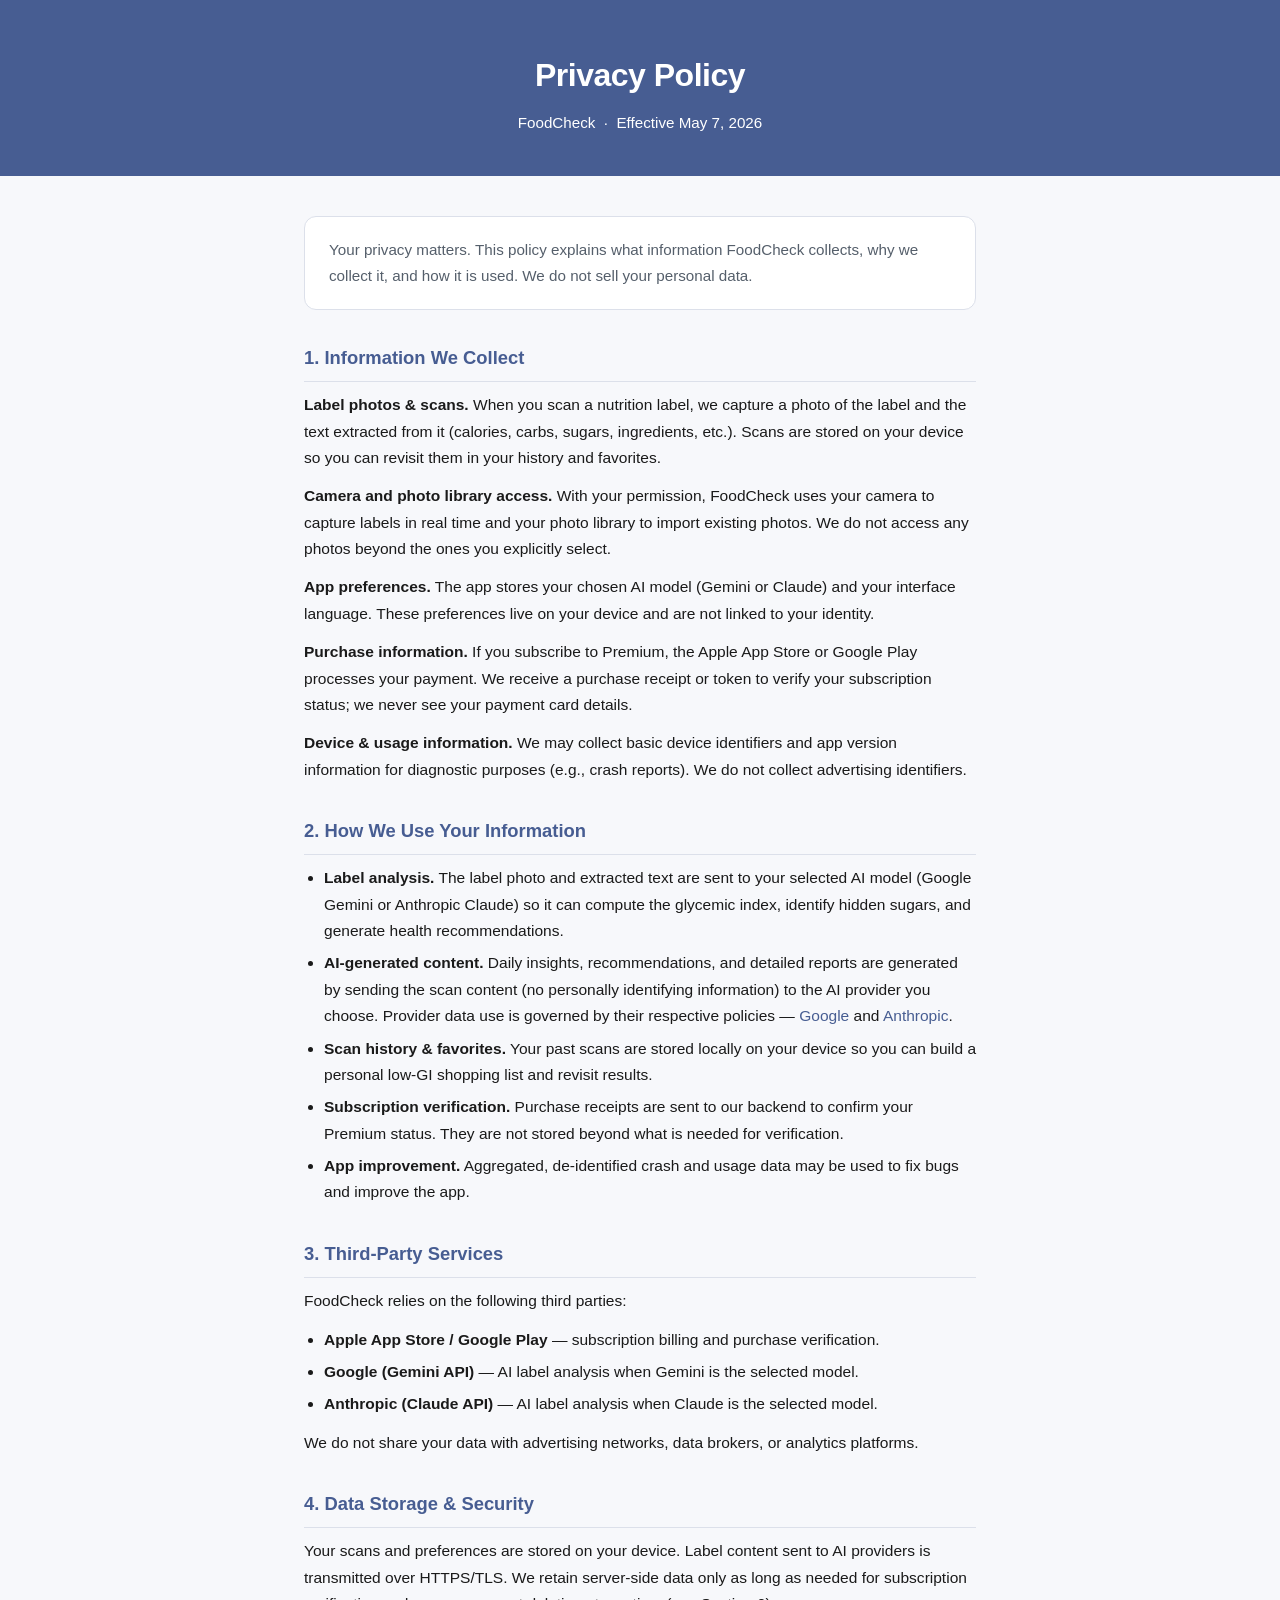
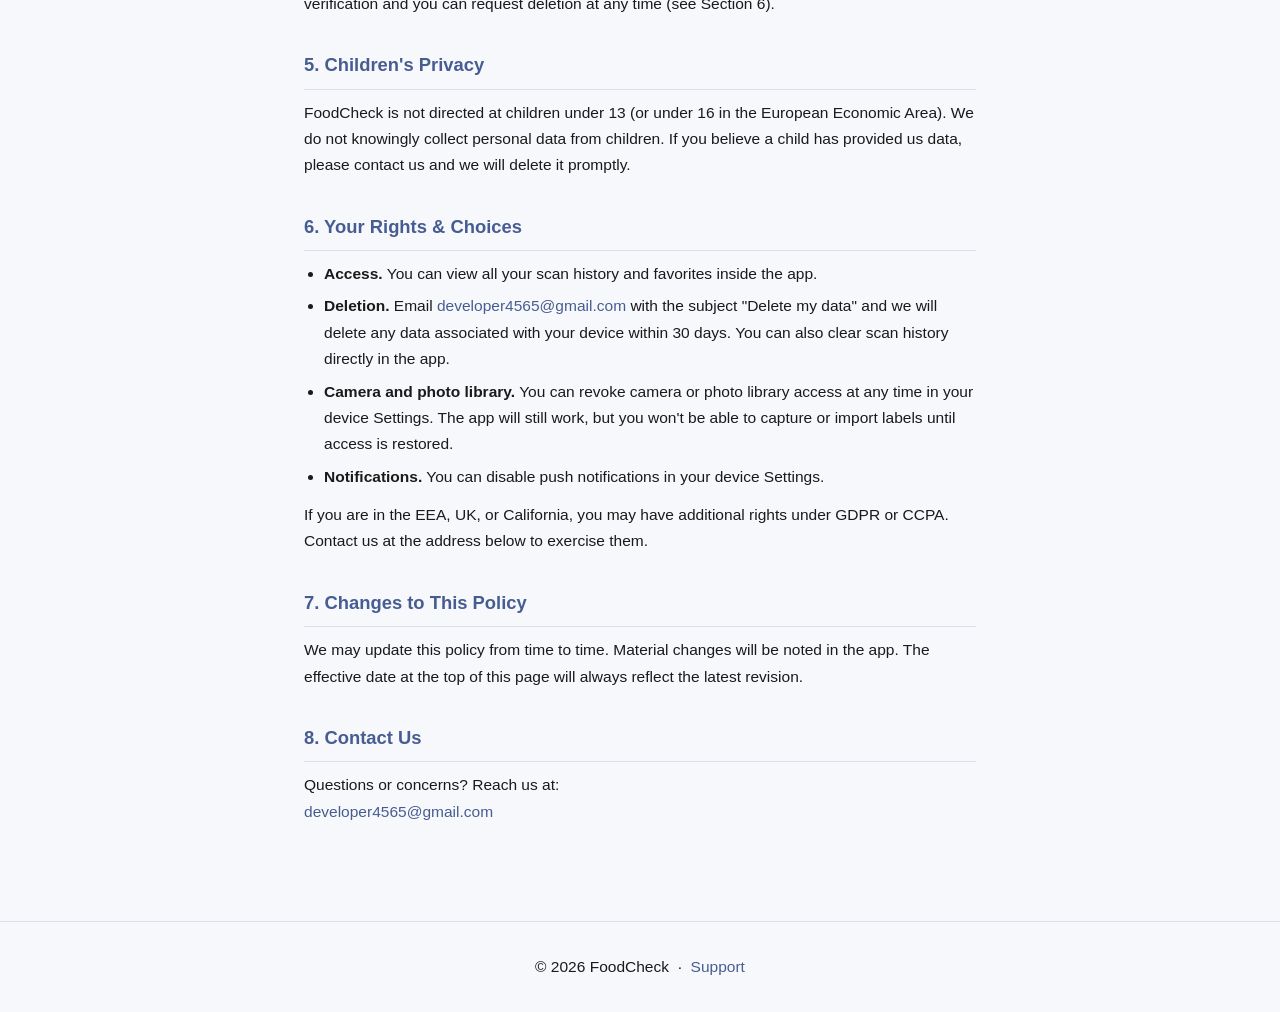
<file: foodcheck-privacy.html>
<!DOCTYPE html>
<html lang="en">
<head>
  <meta charset="UTF-8" />
  <meta name="viewport" content="width=device-width, initial-scale=1.0" />
  <title>FoodCheck – Privacy Policy</title>
  <style>
    *, *::before, *::after { box-sizing: border-box; margin: 0; padding: 0; }

    :root {
      --indigo: #475D92;
      --indigo-light: #6E80B0;
      --bg: #F7F8FB;
      --surface: #FFFFFF;
      --text: #1A1A1A;
      --muted: #555F6B;
      --border: #DCE0EA;
      --radius: 12px;
    }

    body {
      font-family: -apple-system, BlinkMacSystemFont, "Segoe UI", Roboto, Helvetica, Arial, sans-serif;
      background: var(--bg);
      color: var(--text);
      line-height: 1.7;
    }

    header {
      background: var(--indigo);
      color: #fff;
      padding: 48px 24px 40px;
      text-align: center;
    }

    header h1 {
      font-size: 2rem;
      font-weight: 700;
      letter-spacing: -0.5px;
    }

    header p {
      margin-top: 8px;
      font-size: 0.95rem;
      color: #fff;
    }

    main {
      max-width: 720px;
      margin: 0 auto;
      padding: 40px 24px 64px;
    }

    .intro {
      background: var(--surface);
      border: 1px solid var(--border);
      border-radius: var(--radius);
      padding: 20px 24px;
      color: var(--muted);
      font-size: 0.95rem;
      margin-bottom: 32px;
    }

    section {
      margin-bottom: 32px;
    }

    h2 {
      font-size: 1.15rem;
      font-weight: 700;
      color: var(--indigo);
      margin-bottom: 10px;
      padding-bottom: 8px;
      border-bottom: 1px solid var(--border);
    }

    p { margin-bottom: 12px; color: var(--text); font-size: 0.97rem; }
    p:last-child { margin-bottom: 0; }

    ul {
      margin: 8px 0 12px 20px;
      color: var(--text);
      font-size: 0.97rem;
    }

    ul li { margin-bottom: 6px; }

    a { color: var(--indigo); text-decoration: none; }
    a:hover { text-decoration: underline; }

    footer {
      text-align: center;
      padding: 32px 24px;
      color: var(--muted);
      font-size: 0.85rem;
      border-top: 1px solid var(--border);
    }
  </style>
</head>
<body>

<header>
  <h1>Privacy Policy</h1>
  <p>FoodCheck &nbsp;·&nbsp; Effective May 7, 2026</p>
</header>

<main>

  <div class="intro">
    Your privacy matters. This policy explains what information FoodCheck collects, why we collect it, and how it is used. We do not sell your personal data.
  </div>

  <section>
    <h2>1. Information We Collect</h2>
    <p><strong>Label photos &amp; scans.</strong> When you scan a nutrition label, we capture a photo of the label and the text extracted from it (calories, carbs, sugars, ingredients, etc.). Scans are stored on your device so you can revisit them in your history and favorites.</p>
    <p><strong>Camera and photo library access.</strong> With your permission, FoodCheck uses your camera to capture labels in real time and your photo library to import existing photos. We do not access any photos beyond the ones you explicitly select.</p>
    <p><strong>App preferences.</strong> The app stores your chosen AI model (Gemini or Claude) and your interface language. These preferences live on your device and are not linked to your identity.</p>
    <p><strong>Purchase information.</strong> If you subscribe to Premium, the Apple App Store or Google Play processes your payment. We receive a purchase receipt or token to verify your subscription status; we never see your payment card details.</p>
    <p><strong>Device &amp; usage information.</strong> We may collect basic device identifiers and app version information for diagnostic purposes (e.g., crash reports). We do not collect advertising identifiers.</p>
  </section>

  <section>
    <h2>2. How We Use Your Information</h2>
    <ul>
      <li><strong>Label analysis.</strong> The label photo and extracted text are sent to your selected AI model (Google Gemini or Anthropic Claude) so it can compute the glycemic index, identify hidden sugars, and generate health recommendations.</li>
      <li><strong>AI-generated content.</strong> Daily insights, recommendations, and detailed reports are generated by sending the scan content (no personally identifying information) to the AI provider you choose. Provider data use is governed by their respective policies — <a href="https://policies.google.com/privacy" target="_blank" rel="noopener">Google</a> and <a href="https://www.anthropic.com/privacy" target="_blank" rel="noopener">Anthropic</a>.</li>
      <li><strong>Scan history &amp; favorites.</strong> Your past scans are stored locally on your device so you can build a personal low-GI shopping list and revisit results.</li>
      <li><strong>Subscription verification.</strong> Purchase receipts are sent to our backend to confirm your Premium status. They are not stored beyond what is needed for verification.</li>
      <li><strong>App improvement.</strong> Aggregated, de-identified crash and usage data may be used to fix bugs and improve the app.</li>
    </ul>
  </section>

  <section>
    <h2>3. Third-Party Services</h2>
    <p>FoodCheck relies on the following third parties:</p>
    <ul>
      <li><strong>Apple App Store / Google Play</strong> — subscription billing and purchase verification.</li>
      <li><strong>Google (Gemini API)</strong> — AI label analysis when Gemini is the selected model.</li>
      <li><strong>Anthropic (Claude API)</strong> — AI label analysis when Claude is the selected model.</li>
    </ul>
    <p>We do not share your data with advertising networks, data brokers, or analytics platforms.</p>
  </section>

  <section>
    <h2>4. Data Storage &amp; Security</h2>
    <p>Your scans and preferences are stored on your device. Label content sent to AI providers is transmitted over HTTPS/TLS. We retain server-side data only as long as needed for subscription verification and you can request deletion at any time (see Section 6).</p>
  </section>

  <section>
    <h2>5. Children's Privacy</h2>
    <p>FoodCheck is not directed at children under 13 (or under 16 in the European Economic Area). We do not knowingly collect personal data from children. If you believe a child has provided us data, please contact us and we will delete it promptly.</p>
  </section>

  <section>
    <h2>6. Your Rights &amp; Choices</h2>
    <ul>
      <li><strong>Access.</strong> You can view all your scan history and favorites inside the app.</li>
      <li><strong>Deletion.</strong> Email <a href="mailto:developer4565@gmail.com">developer4565@gmail.com</a> with the subject "Delete my data" and we will delete any data associated with your device within 30 days. You can also clear scan history directly in the app.</li>
      <li><strong>Camera and photo library.</strong> You can revoke camera or photo library access at any time in your device Settings. The app will still work, but you won't be able to capture or import labels until access is restored.</li>
      <li><strong>Notifications.</strong> You can disable push notifications in your device Settings.</li>
    </ul>
    <p>If you are in the EEA, UK, or California, you may have additional rights under GDPR or CCPA. Contact us at the address below to exercise them.</p>
  </section>

  <section>
    <h2>7. Changes to This Policy</h2>
    <p>We may update this policy from time to time. Material changes will be noted in the app. The effective date at the top of this page will always reflect the latest revision.</p>
  </section>

  <section>
    <h2>8. Contact Us</h2>
    <p>Questions or concerns? Reach us at:<br>
    <a href="mailto:developer4565@gmail.com">developer4565@gmail.com</a></p>
  </section>

</main>

<footer>
  <p>&copy; 2026 FoodCheck &nbsp;·&nbsp; <a href="foodcheck-support.html">Support</a></p>
</footer>

</body>
</html>
</file>
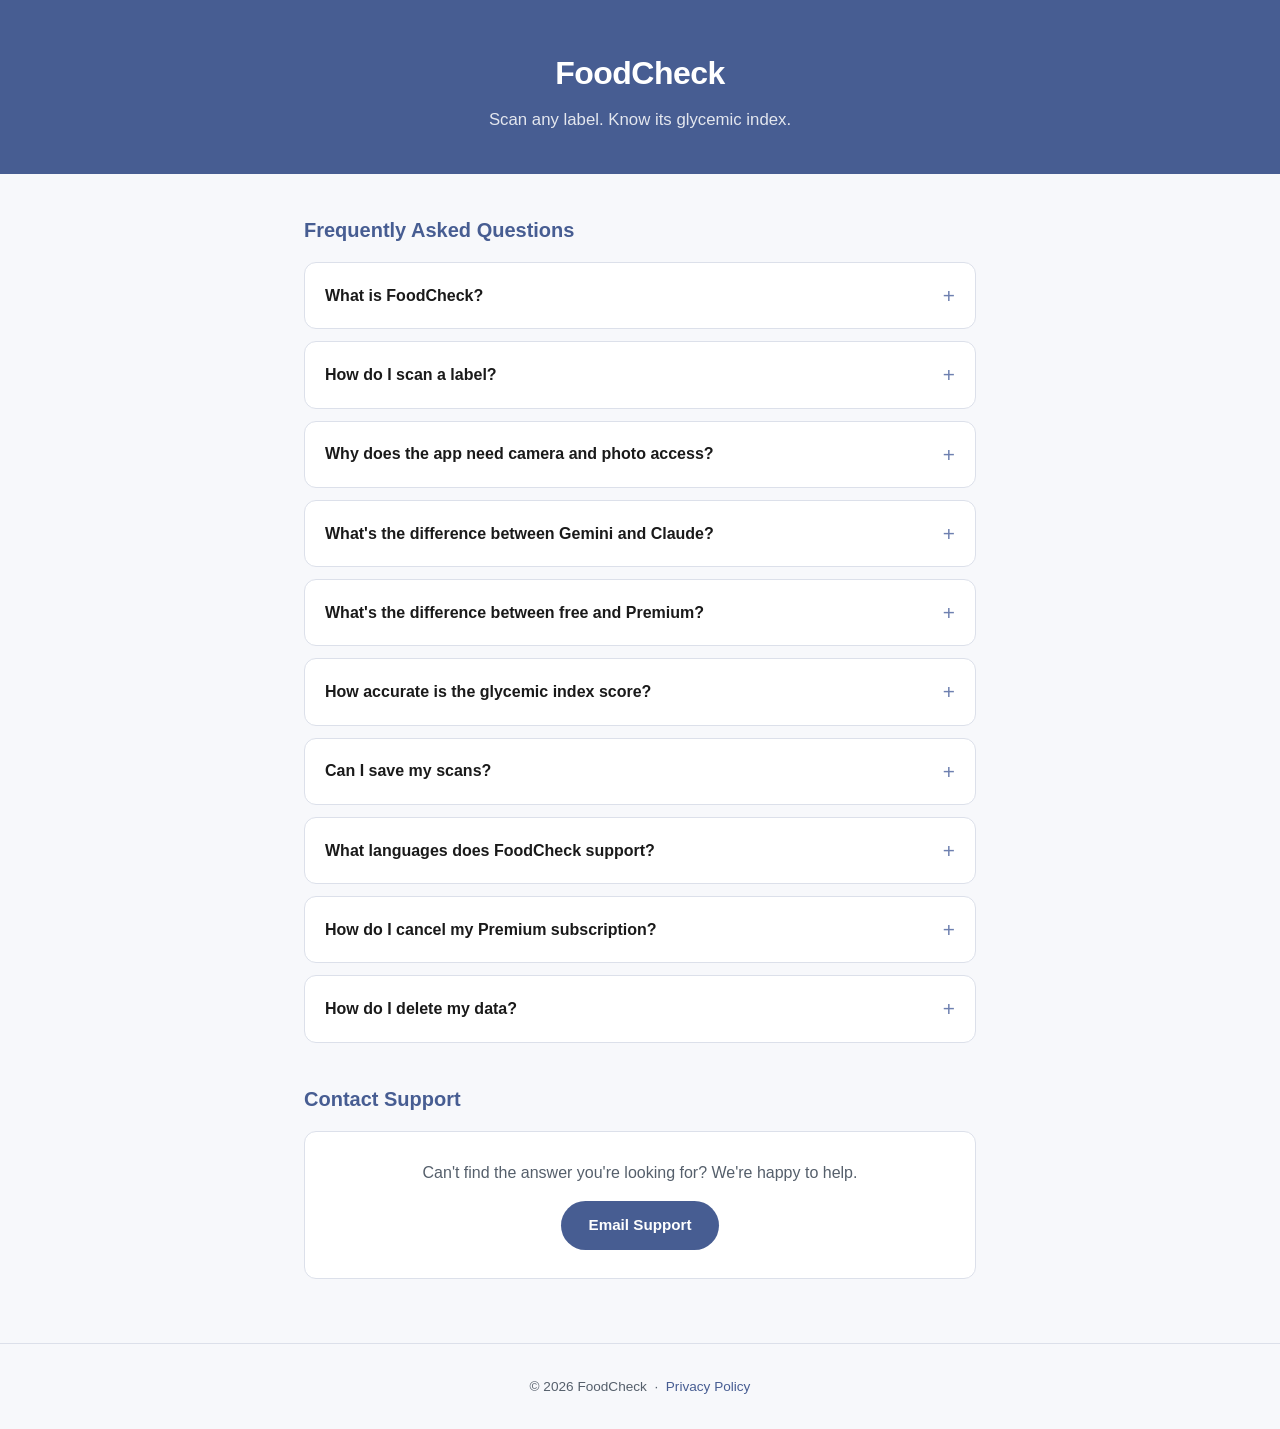
<file: foodcheck-support.html>
<!DOCTYPE html>
<html lang="en">
<head>
  <meta charset="UTF-8" />
  <meta name="viewport" content="width=device-width, initial-scale=1.0" />
  <title>FoodCheck – Support</title>
  <style>
    *, *::before, *::after { box-sizing: border-box; margin: 0; padding: 0; }

    :root {
      --indigo: #475D92;
      --indigo-light: #6E80B0;
      --bg: #F7F8FB;
      --surface: #FFFFFF;
      --text: #1A1A1A;
      --muted: #555F6B;
      --border: #DCE0EA;
      --radius: 12px;
    }

    body {
      font-family: -apple-system, BlinkMacSystemFont, "Segoe UI", Roboto, Helvetica, Arial, sans-serif;
      background: var(--bg);
      color: var(--text);
      line-height: 1.6;
    }

    header {
      background: var(--indigo);
      color: #fff;
      padding: 48px 24px 40px;
      text-align: center;
    }

    header h1 {
      font-size: 2rem;
      font-weight: 700;
      letter-spacing: -0.5px;
    }

    header p {
      margin-top: 8px;
      font-size: 1.05rem;
      opacity: 0.85;
    }

    main {
      max-width: 720px;
      margin: 0 auto;
      padding: 40px 24px 64px;
    }

    h2 {
      font-size: 1.25rem;
      font-weight: 700;
      color: var(--indigo);
      margin: 40px 0 16px;
    }

    h2:first-child { margin-top: 0; }

    .faq {
      display: flex;
      flex-direction: column;
      gap: 12px;
    }

    details {
      background: var(--surface);
      border: 1px solid var(--border);
      border-radius: var(--radius);
      overflow: hidden;
    }

    summary {
      padding: 16px 20px;
      font-weight: 600;
      cursor: pointer;
      list-style: none;
      display: flex;
      justify-content: space-between;
      align-items: center;
      gap: 12px;
      user-select: none;
    }

    summary::-webkit-details-marker { display: none; }

    summary::after {
      content: "+";
      font-size: 1.3rem;
      font-weight: 400;
      color: var(--indigo-light);
      flex-shrink: 0;
      transition: transform 0.2s;
    }

    details[open] summary::after {
      transform: rotate(45deg);
    }

    details p {
      padding: 0 20px 16px;
      color: var(--muted);
      font-size: 0.95rem;
    }

    .contact-card {
      background: var(--surface);
      border: 1px solid var(--border);
      border-radius: var(--radius);
      padding: 28px 24px;
      text-align: center;
    }

    .contact-card p {
      color: var(--muted);
      margin-bottom: 16px;
    }

    .contact-card a.btn {
      display: inline-block;
      background: var(--indigo);
      color: #fff;
      text-decoration: none;
      padding: 12px 28px;
      border-radius: 50px;
      font-weight: 600;
      font-size: 0.95rem;
      transition: background 0.15s;
    }

    .contact-card a.btn:hover { background: var(--indigo-light); }

    footer {
      text-align: center;
      padding: 32px 24px;
      color: var(--muted);
      font-size: 0.85rem;
      border-top: 1px solid var(--border);
    }

    footer a { color: var(--indigo); text-decoration: none; }
    footer a:hover { text-decoration: underline; }
  </style>
</head>
<body>

<header>
  <h1>FoodCheck</h1>
  <p>Scan any label. Know its glycemic index.</p>
</header>

<main>

  <h2>Frequently Asked Questions</h2>

  <div class="faq">

    <details>
      <summary>What is FoodCheck?</summary>
      <p>FoodCheck reads any nutrition label with AI and tells you exactly what you're about to eat — glycemic index, glycemic load, hidden sugars, key nutrients, and a clear Low / Medium / High verdict. No typing, no guessing.</p>
    </details>

    <details>
      <summary>How do I scan a label?</summary>
      <p>Open the <strong>Scan</strong> tab, point your camera at the nutrition label, and tap the shutter button. The app extracts the nutrient text, sends it to your selected AI engine, and returns a full breakdown in seconds. You can also tap the gallery icon to import a photo from your library.</p>
    </details>

    <details>
      <summary>Why does the app need camera and photo access?</summary>
      <p>FoodCheck needs camera access to capture nutrition labels in real time, and photo library access if you'd rather pick an existing photo. We never look at any photos beyond the ones you explicitly select. You can revoke either permission in your device Settings at any time.</p>
    </details>

    <details>
      <summary>What's the difference between Gemini and Claude?</summary>
      <p>You can switch AI engines at any time in <strong>Settings → AI Model</strong>. <strong>Gemini</strong> is faster and great for everyday scans of clear labels. <strong>Claude</strong> takes a moment longer but produces deeper analysis, more accurate hidden-sugar detection, and richer health recommendations. Try both and pick what fits your style.</p>
    </details>

    <details>
      <summary>What's the difference between free and Premium?</summary>
      <p>The free version gives you a daily quota of scans. <strong>Premium</strong> unlocks unlimited scans, full scan history, the personal shopping list, and access to the Claude AI engine for detailed reports.</p>
    </details>

    <details>
      <summary>How accurate is the glycemic index score?</summary>
      <p>FoodCheck reads the actual nutrition panel — total carbs, sugars, fiber, protein, and ingredients — and uses AI to estimate the GI based on accepted glycemic-index research. Scores are estimates, not medical advice. If you have diabetes or another medical condition, always consult your doctor or dietitian before changing your diet.</p>
    </details>

    <details>
      <summary>Can I save my scans?</summary>
      <p>Yes. Tap the star on any result to save it to <strong>Favorites</strong>, and view your full <strong>History</strong> from the bottom tab. Filter by Low, Medium, or High GI to plan smarter grocery runs.</p>
    </details>

    <details>
      <summary>What languages does FoodCheck support?</summary>
      <p>The interface and AI analysis are available in English, Spanish, Portuguese, French, German, and Russian. You can change the language in <strong>Settings → Language</strong> at any time.</p>
    </details>

    <details>
      <summary>How do I cancel my Premium subscription?</summary>
      <p>Subscriptions are managed by Apple or Google — FoodCheck never handles billing directly.
        <br><br>
        <strong>iPhone/iPad:</strong> Settings → [your name] → Subscriptions → FoodCheck → Cancel.<br>
        <strong>Android:</strong> Play Store → Profile → Payments &amp; subscriptions → Subscriptions → FoodCheck → Cancel.
      </p>
    </details>

    <details>
      <summary>How do I delete my data?</summary>
      <p>Most of your data lives only on your device — clear scan history any time from inside the app. To delete any server-side records, email <a href="mailto:developer4565@gmail.com">developer4565@gmail.com</a> with the subject "Delete my data" and we will delete it within 30 days.</p>
    </details>

  </div>

  <h2>Contact Support</h2>

  <div class="contact-card">
    <p>Can't find the answer you're looking for? We're happy to help.</p>
    <a href="mailto:developer4565@gmail.com" class="btn">Email Support</a>
  </div>

</main>

<footer>
  <p>&copy; 2026 FoodCheck &nbsp;·&nbsp; <a href="foodcheck-privacy.html">Privacy Policy</a></p>
</footer>

</body>
</html>
</file>
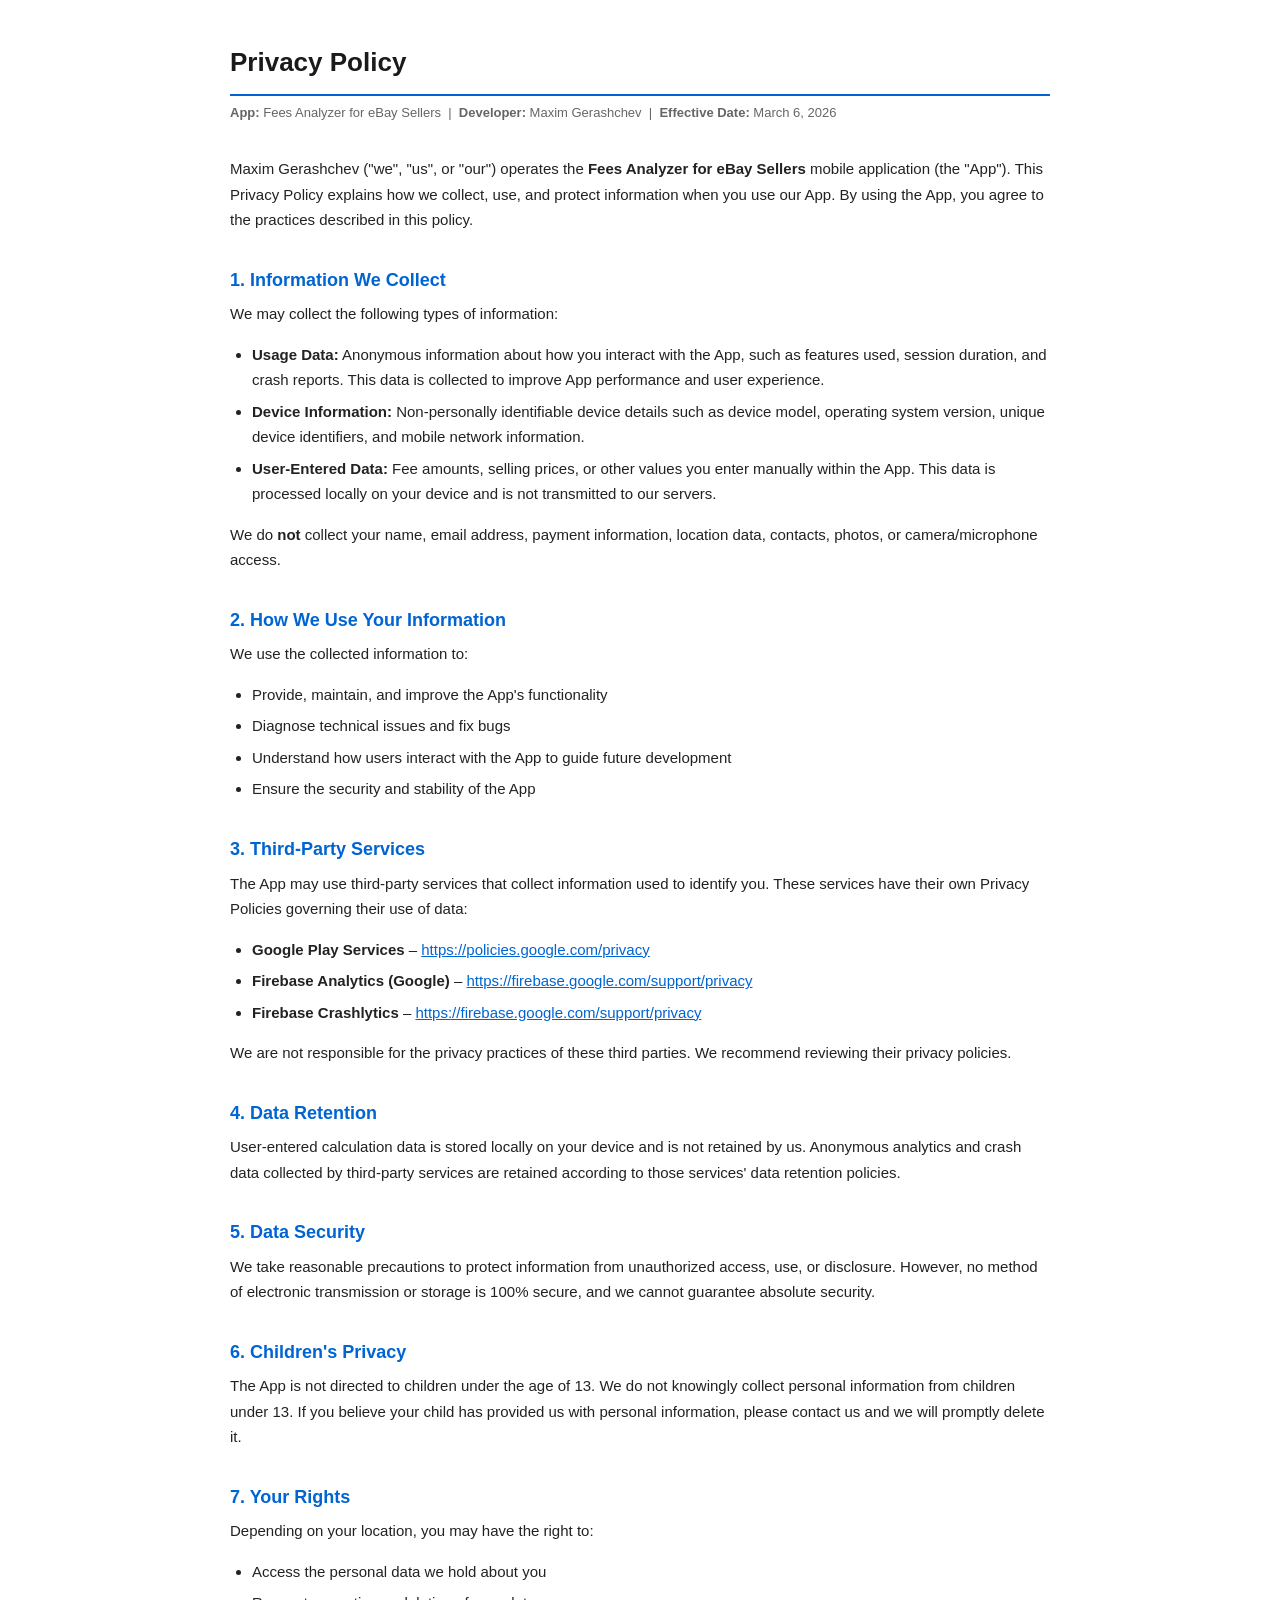
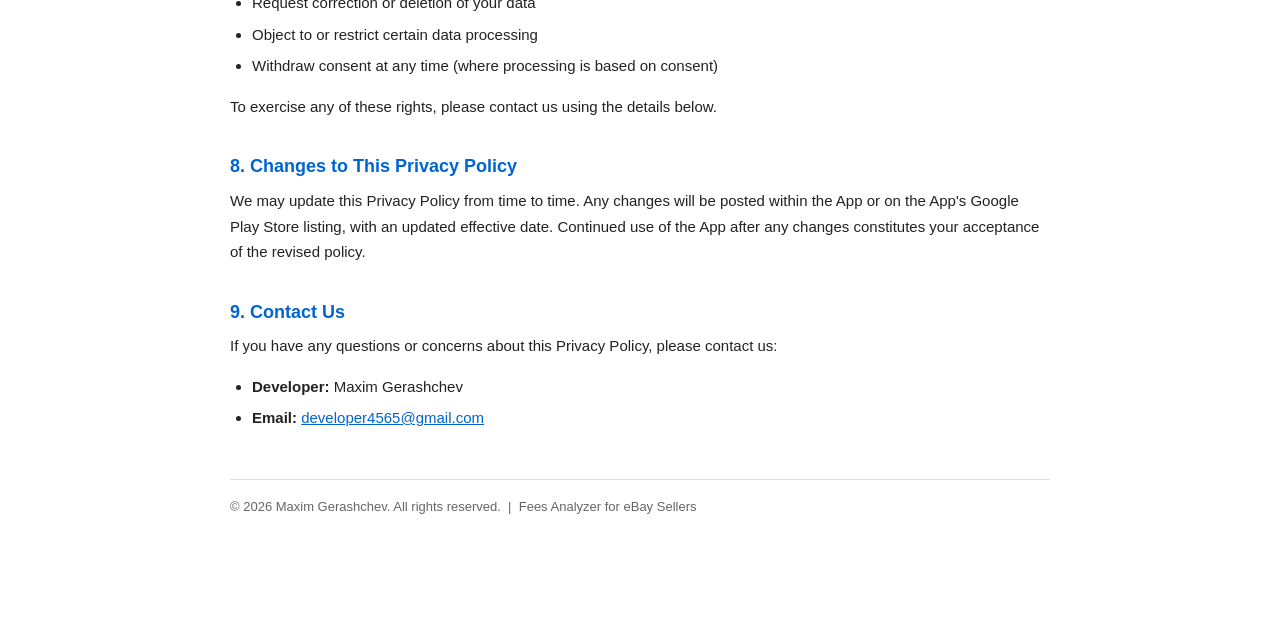
<file: privacy_policy.html>
<!DOCTYPE html>
<html lang="en">
<head>
<meta charset="UTF-8">
<meta name="viewport" content="width=device-width, initial-scale=1.0">
<title>Privacy Policy – Fees Analyzer for eBay Sellers</title>
<style>
  body { font-family: Arial, sans-serif; font-size: 15px; color: #222; max-width: 820px; margin: 40px auto; padding: 0 24px 60px; line-height: 1.7; }
  h1 { font-size: 26px; color: #1a1a1a; border-bottom: 2px solid #0064d2; padding-bottom: 10px; margin-bottom: 6px; }
  h2 { font-size: 18px; color: #0064d2; margin-top: 32px; margin-bottom: 6px; }
  p, li { margin: 6px 0; }
  ul { padding-left: 22px; }
  .meta { color: #666; font-size: 13px; margin-bottom: 32px; }
  a { color: #0064d2; }
  .section { margin-bottom: 10px; }
  .footer { margin-top: 48px; border-top: 1px solid #ddd; padding-top: 16px; font-size: 13px; color: #666; }
</style>
</head>
<body>

<h1>Privacy Policy</h1>
<p class="meta"><strong>App:</strong> Fees Analyzer for eBay Sellers &nbsp;|&nbsp; <strong>Developer:</strong> Maxim Gerashchev &nbsp;|&nbsp; <strong>Effective Date:</strong> March 6, 2026</p>

<div class="section">
<p>Maxim Gerashchev ("we", "us", or "our") operates the <strong>Fees Analyzer for eBay Sellers</strong> mobile application (the "App"). This Privacy Policy explains how we collect, use, and protect information when you use our App. By using the App, you agree to the practices described in this policy.</p>
</div>

<h2>1. Information We Collect</h2>
<p>We may collect the following types of information:</p>
<ul>
  <li><strong>Usage Data:</strong> Anonymous information about how you interact with the App, such as features used, session duration, and crash reports. This data is collected to improve App performance and user experience.</li>
  <li><strong>Device Information:</strong> Non-personally identifiable device details such as device model, operating system version, unique device identifiers, and mobile network information.</li>
  <li><strong>User-Entered Data:</strong> Fee amounts, selling prices, or other values you enter manually within the App. This data is processed locally on your device and is not transmitted to our servers.</li>
</ul>
<p>We do <strong>not</strong> collect your name, email address, payment information, location data, contacts, photos, or camera/microphone access.</p>

<h2>2. How We Use Your Information</h2>
<p>We use the collected information to:</p>
<ul>
  <li>Provide, maintain, and improve the App's functionality</li>
  <li>Diagnose technical issues and fix bugs</li>
  <li>Understand how users interact with the App to guide future development</li>
  <li>Ensure the security and stability of the App</li>
</ul>

<h2>3. Third-Party Services</h2>
<p>The App may use third-party services that collect information used to identify you. These services have their own Privacy Policies governing their use of data:</p>
<ul>
  <li><strong>Google Play Services</strong> – <a href="https://policies.google.com/privacy" target="_blank">https://policies.google.com/privacy</a></li>
  <li><strong>Firebase Analytics (Google)</strong> – <a href="https://firebase.google.com/support/privacy" target="_blank">https://firebase.google.com/support/privacy</a></li>
  <li><strong>Firebase Crashlytics</strong> – <a href="https://firebase.google.com/support/privacy" target="_blank">https://firebase.google.com/support/privacy</a></li>
</ul>
<p>We are not responsible for the privacy practices of these third parties. We recommend reviewing their privacy policies.</p>

<h2>4. Data Retention</h2>
<p>User-entered calculation data is stored locally on your device and is not retained by us. Anonymous analytics and crash data collected by third-party services are retained according to those services' data retention policies.</p>

<h2>5. Data Security</h2>
<p>We take reasonable precautions to protect information from unauthorized access, use, or disclosure. However, no method of electronic transmission or storage is 100% secure, and we cannot guarantee absolute security.</p>

<h2>6. Children's Privacy</h2>
<p>The App is not directed to children under the age of 13. We do not knowingly collect personal information from children under 13. If you believe your child has provided us with personal information, please contact us and we will promptly delete it.</p>

<h2>7. Your Rights</h2>
<p>Depending on your location, you may have the right to:</p>
<ul>
  <li>Access the personal data we hold about you</li>
  <li>Request correction or deletion of your data</li>
  <li>Object to or restrict certain data processing</li>
  <li>Withdraw consent at any time (where processing is based on consent)</li>
</ul>
<p>To exercise any of these rights, please contact us using the details below.</p>

<h2>8. Changes to This Privacy Policy</h2>
<p>We may update this Privacy Policy from time to time. Any changes will be posted within the App or on the App's Google Play Store listing, with an updated effective date. Continued use of the App after any changes constitutes your acceptance of the revised policy.</p>

<h2>9. Contact Us</h2>
<p>If you have any questions or concerns about this Privacy Policy, please contact us:</p>
<ul>
  <li><strong>Developer:</strong> Maxim Gerashchev</li>
  <li><strong>Email:</strong> <a href="mailto:developer4565@gmail.com">developer4565@gmail.com</a></li>
</ul>

<div class="footer">
  &copy; 2026 Maxim Gerashchev. All rights reserved. &nbsp;|&nbsp; Fees Analyzer for eBay Sellers
</div>

</body>
</html>
</file>
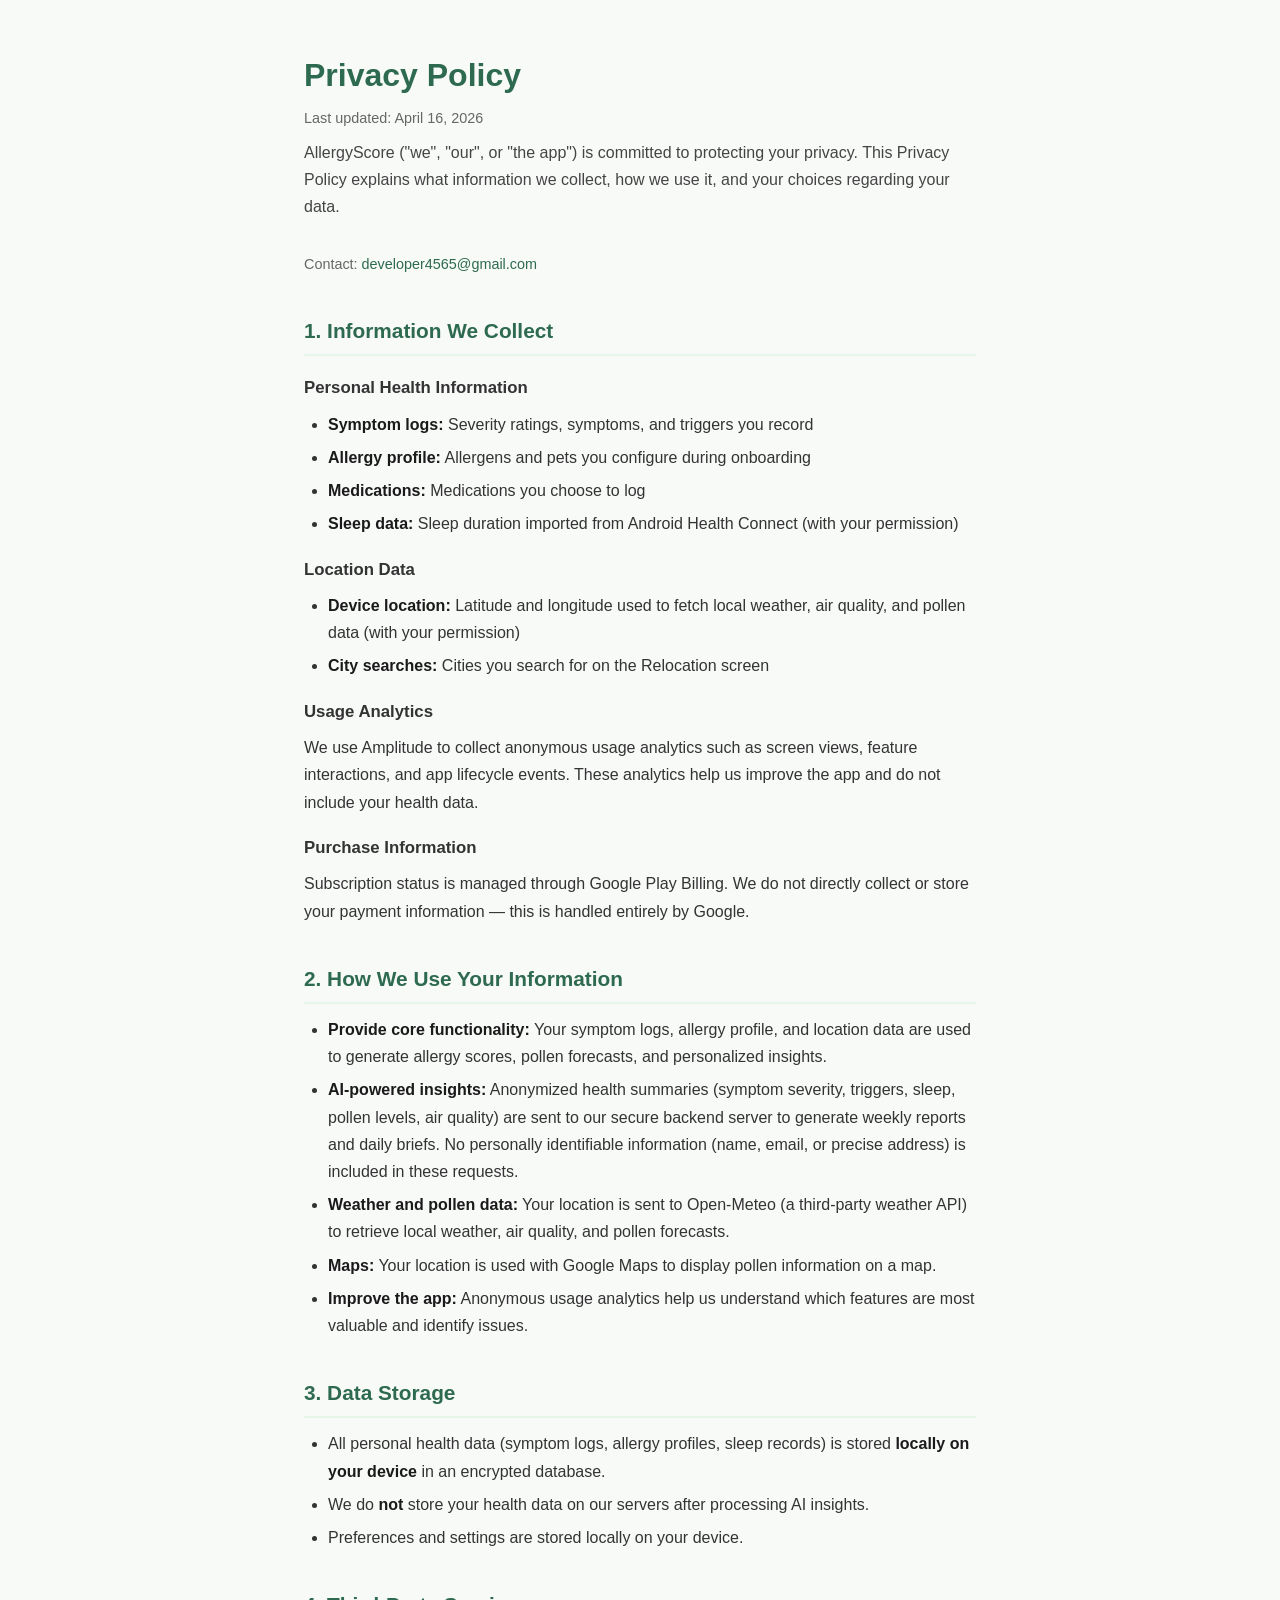
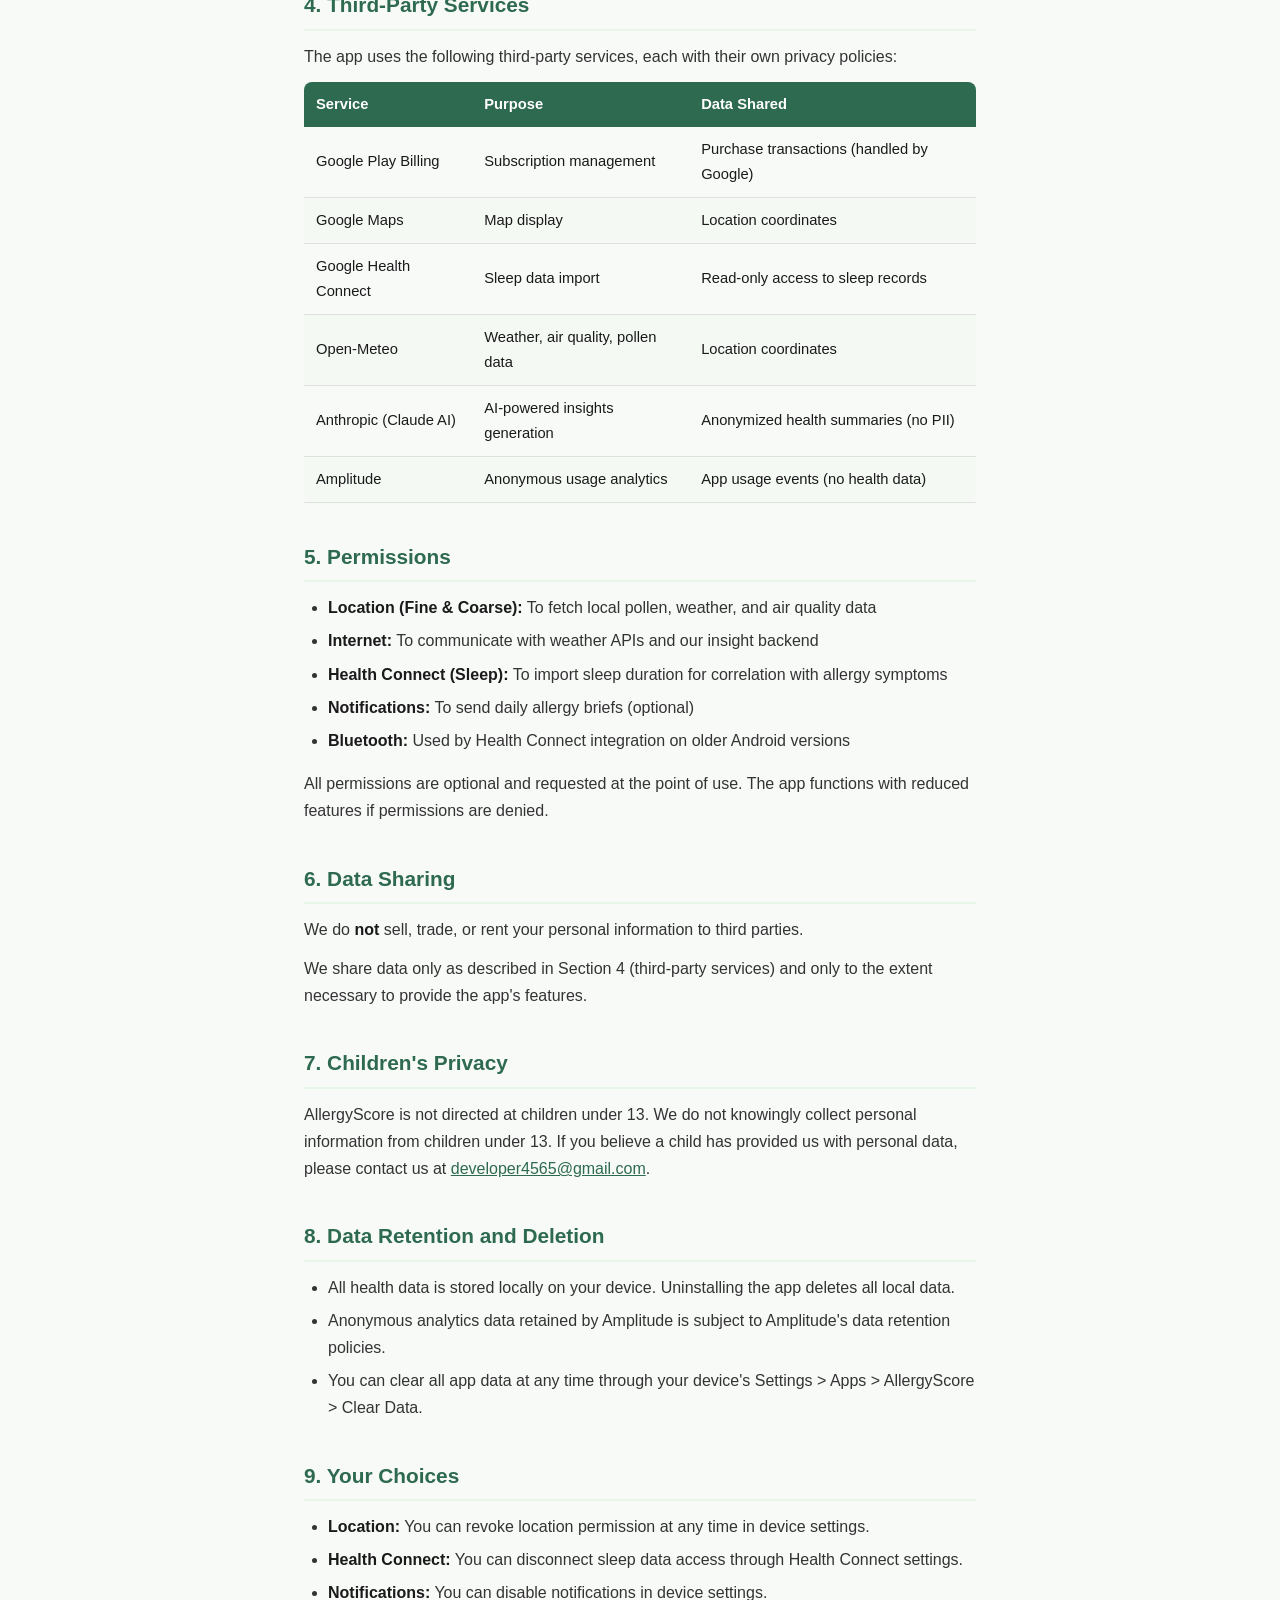
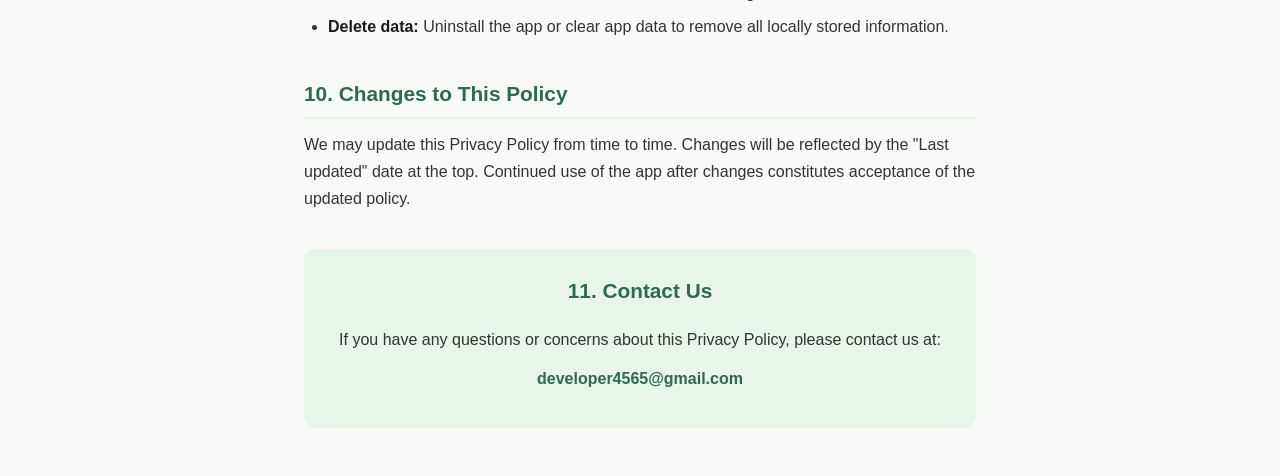
<file: privacy_policy_as.html>
<!DOCTYPE html>
<html lang="en">
<head>
    <meta charset="UTF-8">
    <meta name="viewport" content="width=device-width, initial-scale=1.0">
    <title>Privacy Policy — AllergyScore</title>
    <style>
        * { margin: 0; padding: 0; box-sizing: border-box; }
        body {
            font-family: -apple-system, BlinkMacSystemFont, "Segoe UI", Roboto, Helvetica, Arial, sans-serif;
            line-height: 1.7;
            color: #1a1a1a;
            background: #f8faf8;
        }
        .container {
            max-width: 720px;
            margin: 0 auto;
            padding: 48px 24px;
        }
        h1 {
            font-size: 2rem;
            color: #2D6A4F;
            margin-bottom: 4px;
        }
        .updated {
            color: #666;
            font-size: 0.9rem;
            margin-bottom: 8px;
        }
        .intro {
            color: #444;
            margin-bottom: 32px;
        }
        .contact-top {
            color: #666;
            font-size: 0.9rem;
            margin-bottom: 32px;
        }
        .contact-top a { color: #2D6A4F; text-decoration: none; }
        .contact-top a:hover { text-decoration: underline; }
        h2 {
            font-size: 1.3rem;
            color: #2D6A4F;
            margin-top: 36px;
            margin-bottom: 12px;
            padding-bottom: 6px;
            border-bottom: 2px solid #E8F5E9;
        }
        h3 {
            font-size: 1.05rem;
            color: #333;
            margin-top: 18px;
            margin-bottom: 8px;
        }
        p { margin-bottom: 12px; color: #333; }
        ul {
            margin: 8px 0 16px 24px;
            color: #333;
        }
        li { margin-bottom: 6px; }
        strong { color: #1a1a1a; }
        table {
            width: 100%;
            border-collapse: collapse;
            margin: 12px 0 20px;
            font-size: 0.92rem;
        }
        th {
            background: #2D6A4F;
            color: #fff;
            text-align: left;
            padding: 10px 12px;
        }
        th:first-child { border-radius: 8px 0 0 0; }
        th:last-child { border-radius: 0 8px 0 0; }
        td {
            padding: 10px 12px;
            border-bottom: 1px solid #e0e0e0;
        }
        tr:nth-child(even) { background: #f4f9f4; }
        tr:last-child td:first-child { border-radius: 0 0 0 8px; }
        tr:last-child td:last-child { border-radius: 0 0 8px 0; }
        .contact-section {
            background: #E8F5E9;
            border-radius: 12px;
            padding: 24px;
            margin-top: 36px;
            text-align: center;
        }
        .contact-section a {
            color: #2D6A4F;
            font-weight: 600;
            text-decoration: none;
        }
        .contact-section a:hover { text-decoration: underline; }
        hr {
            border: none;
            border-top: 1px solid #e0e0e0;
            margin: 32px 0;
        }
        @media (max-width: 480px) {
            .container { padding: 24px 16px; }
            h1 { font-size: 1.6rem; }
            table { font-size: 0.82rem; }
            th, td { padding: 8px; }
        }
    </style>
</head>
<body>
<div class="container">

    <h1>Privacy Policy</h1>
    <p class="updated">Last updated: April 16, 2026</p>
    <p class="intro">AllergyScore ("we", "our", or "the app") is committed to protecting your privacy. This Privacy Policy explains what information we collect, how we use it, and your choices regarding your data.</p>
    <p class="contact-top">Contact: <a href="mailto:developer4565@gmail.com">developer4565@gmail.com</a></p>

    <h2>1. Information We Collect</h2>

    <h3>Personal Health Information</h3>
    <ul>
        <li><strong>Symptom logs:</strong> Severity ratings, symptoms, and triggers you record</li>
        <li><strong>Allergy profile:</strong> Allergens and pets you configure during onboarding</li>
        <li><strong>Medications:</strong> Medications you choose to log</li>
        <li><strong>Sleep data:</strong> Sleep duration imported from Android Health Connect (with your permission)</li>
    </ul>

    <h3>Location Data</h3>
    <ul>
        <li><strong>Device location:</strong> Latitude and longitude used to fetch local weather, air quality, and pollen data (with your permission)</li>
        <li><strong>City searches:</strong> Cities you search for on the Relocation screen</li>
    </ul>

    <h3>Usage Analytics</h3>
    <p>We use Amplitude to collect anonymous usage analytics such as screen views, feature interactions, and app lifecycle events. These analytics help us improve the app and do not include your health data.</p>

    <h3>Purchase Information</h3>
    <p>Subscription status is managed through Google Play Billing. We do not directly collect or store your payment information — this is handled entirely by Google.</p>

    <h2>2. How We Use Your Information</h2>
    <ul>
        <li><strong>Provide core functionality:</strong> Your symptom logs, allergy profile, and location data are used to generate allergy scores, pollen forecasts, and personalized insights.</li>
        <li><strong>AI-powered insights:</strong> Anonymized health summaries (symptom severity, triggers, sleep, pollen levels, air quality) are sent to our secure backend server to generate weekly reports and daily briefs. No personally identifiable information (name, email, or precise address) is included in these requests.</li>
        <li><strong>Weather and pollen data:</strong> Your location is sent to Open-Meteo (a third-party weather API) to retrieve local weather, air quality, and pollen forecasts.</li>
        <li><strong>Maps:</strong> Your location is used with Google Maps to display pollen information on a map.</li>
        <li><strong>Improve the app:</strong> Anonymous usage analytics help us understand which features are most valuable and identify issues.</li>
    </ul>

    <h2>3. Data Storage</h2>
    <ul>
        <li>All personal health data (symptom logs, allergy profiles, sleep records) is stored <strong>locally on your device</strong> in an encrypted database.</li>
        <li>We do <strong>not</strong> store your health data on our servers after processing AI insights.</li>
        <li>Preferences and settings are stored locally on your device.</li>
    </ul>

    <h2>4. Third-Party Services</h2>
    <p>The app uses the following third-party services, each with their own privacy policies:</p>
    <table>
        <thead>
            <tr>
                <th>Service</th>
                <th>Purpose</th>
                <th>Data Shared</th>
            </tr>
        </thead>
        <tbody>
            <tr>
                <td>Google Play Billing</td>
                <td>Subscription management</td>
                <td>Purchase transactions (handled by Google)</td>
            </tr>
            <tr>
                <td>Google Maps</td>
                <td>Map display</td>
                <td>Location coordinates</td>
            </tr>
            <tr>
                <td>Google Health Connect</td>
                <td>Sleep data import</td>
                <td>Read-only access to sleep records</td>
            </tr>
            <tr>
                <td>Open-Meteo</td>
                <td>Weather, air quality, pollen data</td>
                <td>Location coordinates</td>
            </tr>
            <tr>
                <td>Anthropic (Claude AI)</td>
                <td>AI-powered insights generation</td>
                <td>Anonymized health summaries (no PII)</td>
            </tr>
            <tr>
                <td>Amplitude</td>
                <td>Anonymous usage analytics</td>
                <td>App usage events (no health data)</td>
            </tr>
        </tbody>
    </table>

    <h2>5. Permissions</h2>
    <ul>
        <li><strong>Location (Fine &amp; Coarse):</strong> To fetch local pollen, weather, and air quality data</li>
        <li><strong>Internet:</strong> To communicate with weather APIs and our insight backend</li>
        <li><strong>Health Connect (Sleep):</strong> To import sleep duration for correlation with allergy symptoms</li>
        <li><strong>Notifications:</strong> To send daily allergy briefs (optional)</li>
        <li><strong>Bluetooth:</strong> Used by Health Connect integration on older Android versions</li>
    </ul>
    <p>All permissions are optional and requested at the point of use. The app functions with reduced features if permissions are denied.</p>

    <h2>6. Data Sharing</h2>
    <p>We do <strong>not</strong> sell, trade, or rent your personal information to third parties.</p>
    <p>We share data only as described in Section 4 (third-party services) and only to the extent necessary to provide the app's features.</p>

    <h2>7. Children's Privacy</h2>
    <p>AllergyScore is not directed at children under 13. We do not knowingly collect personal information from children under 13. If you believe a child has provided us with personal data, please contact us at <a href="mailto:developer4565@gmail.com" style="color:#2D6A4F;">developer4565@gmail.com</a>.</p>

    <h2>8. Data Retention and Deletion</h2>
    <ul>
        <li>All health data is stored locally on your device. Uninstalling the app deletes all local data.</li>
        <li>Anonymous analytics data retained by Amplitude is subject to Amplitude's data retention policies.</li>
        <li>You can clear all app data at any time through your device's Settings &gt; Apps &gt; AllergyScore &gt; Clear Data.</li>
    </ul>

    <h2>9. Your Choices</h2>
    <ul>
        <li><strong>Location:</strong> You can revoke location permission at any time in device settings.</li>
        <li><strong>Health Connect:</strong> You can disconnect sleep data access through Health Connect settings.</li>
        <li><strong>Notifications:</strong> You can disable notifications in device settings.</li>
        <li><strong>Delete data:</strong> Uninstall the app or clear app data to remove all locally stored information.</li>
    </ul>

    <h2>10. Changes to This Policy</h2>
    <p>We may update this Privacy Policy from time to time. Changes will be reflected by the "Last updated" date at the top. Continued use of the app after changes constitutes acceptance of the updated policy.</p>

    <div class="contact-section">
        <h2 style="border:none; margin-top:0;">11. Contact Us</h2>
        <p>If you have any questions or concerns about this Privacy Policy, please contact us at:</p>
        <p><a href="mailto:developer4565@gmail.com">developer4565@gmail.com</a></p>
    </div>

</div>
</body>
</html>
</file>
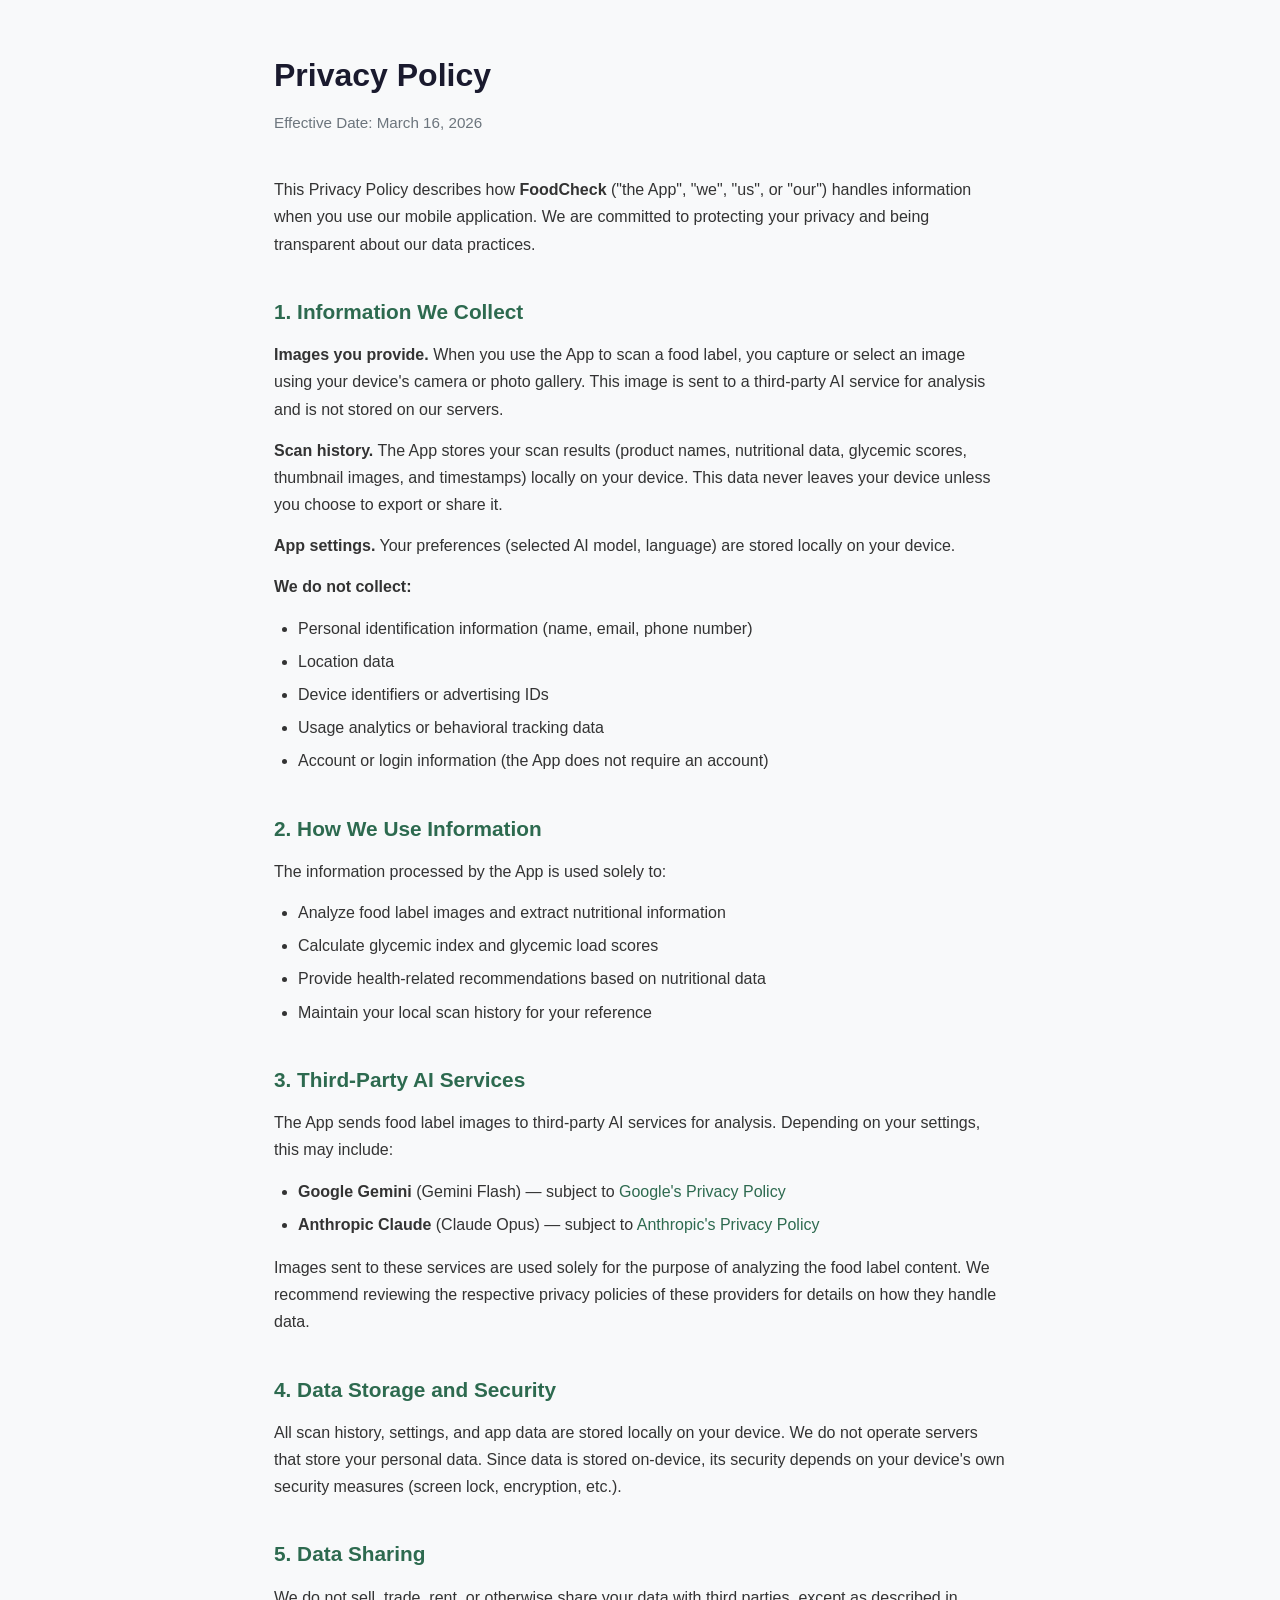
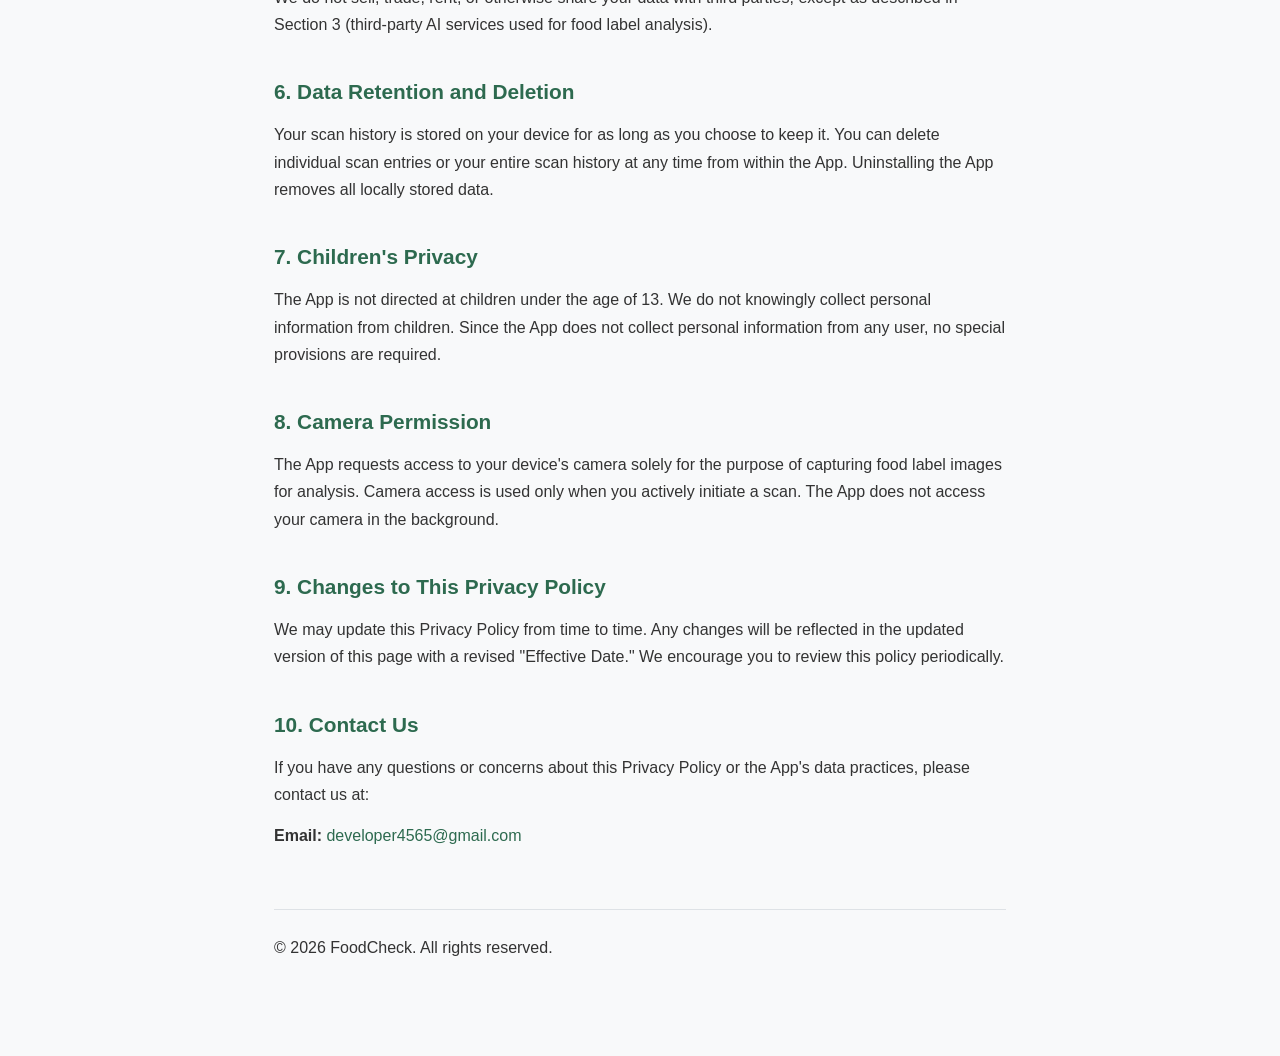
<file: privacy_policy_foodcheck.html>
<!DOCTYPE html>
<html lang="en">
<head>
    <meta charset="UTF-8">
    <meta name="viewport" content="width=device-width, initial-scale=1.0">
    <title>FoodCheck — Privacy Policy</title>
    <style>
        * { margin: 0; padding: 0; box-sizing: border-box; }
        body {
            font-family: -apple-system, BlinkMacSystemFont, "Segoe UI", Roboto, Helvetica, Arial, sans-serif;
            color: #1a1a2e;
            background: #f8f9fa;
            line-height: 1.7;
        }
        .container {
            max-width: 780px;
            margin: 0 auto;
            padding: 48px 24px 80px;
        }
        h1 {
            font-size: 2rem;
            font-weight: 700;
            margin-bottom: 8px;
            color: #1a1a2e;
        }
        .effective-date {
            color: #6c757d;
            font-size: 0.95rem;
            margin-bottom: 40px;
        }
        h2 {
            font-size: 1.3rem;
            font-weight: 600;
            margin-top: 36px;
            margin-bottom: 12px;
            color: #2d6a4f;
        }
        p {
            margin-bottom: 14px;
            font-size: 1rem;
            color: #333;
        }
        ul {
            margin: 10px 0 16px 24px;
            color: #333;
        }
        li {
            margin-bottom: 6px;
            font-size: 1rem;
        }
        a {
            color: #2d6a4f;
            text-decoration: none;
        }
        a:hover {
            text-decoration: underline;
        }
        .footer {
            margin-top: 60px;
            padding-top: 24px;
            border-top: 1px solid #dee2e6;
            color: #6c757d;
            font-size: 0.9rem;
        }
    </style>
</head>
<body>
    <div class="container">
        <h1>Privacy Policy</h1>
        <p class="effective-date">Effective Date: March 16, 2026</p>

        <p>This Privacy Policy describes how <strong>FoodCheck</strong> ("the App", "we", "us", or "our") handles information when you use our mobile application. We are committed to protecting your privacy and being transparent about our data practices.</p>

        <h2>1. Information We Collect</h2>

        <p><strong>Images you provide.</strong> When you use the App to scan a food label, you capture or select an image using your device's camera or photo gallery. This image is sent to a third-party AI service for analysis and is not stored on our servers.</p>

        <p><strong>Scan history.</strong> The App stores your scan results (product names, nutritional data, glycemic scores, thumbnail images, and timestamps) locally on your device. This data never leaves your device unless you choose to export or share it.</p>

        <p><strong>App settings.</strong> Your preferences (selected AI model, language) are stored locally on your device.</p>

        <p><strong>We do not collect:</strong></p>
        <ul>
            <li>Personal identification information (name, email, phone number)</li>
            <li>Location data</li>
            <li>Device identifiers or advertising IDs</li>
            <li>Usage analytics or behavioral tracking data</li>
            <li>Account or login information (the App does not require an account)</li>
        </ul>

        <h2>2. How We Use Information</h2>

        <p>The information processed by the App is used solely to:</p>
        <ul>
            <li>Analyze food label images and extract nutritional information</li>
            <li>Calculate glycemic index and glycemic load scores</li>
            <li>Provide health-related recommendations based on nutritional data</li>
            <li>Maintain your local scan history for your reference</li>
        </ul>

        <h2>3. Third-Party AI Services</h2>

        <p>The App sends food label images to third-party AI services for analysis. Depending on your settings, this may include:</p>
        <ul>
            <li><strong>Google Gemini</strong> (Gemini Flash) — subject to <a href="https://policies.google.com/privacy" target="_blank" rel="noopener">Google's Privacy Policy</a></li>
            <li><strong>Anthropic Claude</strong> (Claude Opus) — subject to <a href="https://www.anthropic.com/privacy" target="_blank" rel="noopener">Anthropic's Privacy Policy</a></li>
        </ul>
        <p>Images sent to these services are used solely for the purpose of analyzing the food label content. We recommend reviewing the respective privacy policies of these providers for details on how they handle data.</p>

        <h2>4. Data Storage and Security</h2>

        <p>All scan history, settings, and app data are stored locally on your device. We do not operate servers that store your personal data. Since data is stored on-device, its security depends on your device's own security measures (screen lock, encryption, etc.).</p>

        <h2>5. Data Sharing</h2>

        <p>We do not sell, trade, rent, or otherwise share your data with third parties, except as described in Section 3 (third-party AI services used for food label analysis).</p>

        <h2>6. Data Retention and Deletion</h2>

        <p>Your scan history is stored on your device for as long as you choose to keep it. You can delete individual scan entries or your entire scan history at any time from within the App. Uninstalling the App removes all locally stored data.</p>

        <h2>7. Children's Privacy</h2>

        <p>The App is not directed at children under the age of 13. We do not knowingly collect personal information from children. Since the App does not collect personal information from any user, no special provisions are required.</p>

        <h2>8. Camera Permission</h2>

        <p>The App requests access to your device's camera solely for the purpose of capturing food label images for analysis. Camera access is used only when you actively initiate a scan. The App does not access your camera in the background.</p>

        <h2>9. Changes to This Privacy Policy</h2>

        <p>We may update this Privacy Policy from time to time. Any changes will be reflected in the updated version of this page with a revised "Effective Date." We encourage you to review this policy periodically.</p>

        <h2>10. Contact Us</h2>

        <p>If you have any questions or concerns about this Privacy Policy or the App's data practices, please contact us at:</p>
        <p><strong>Email:</strong> <a href="mailto:developer4565@gmail.com">developer4565@gmail.com</a></p>

        <div class="footer">
            <p>&copy; 2026 FoodCheck. All rights reserved.</p>
        </div>
    </div>
</body>
</html>
</file>
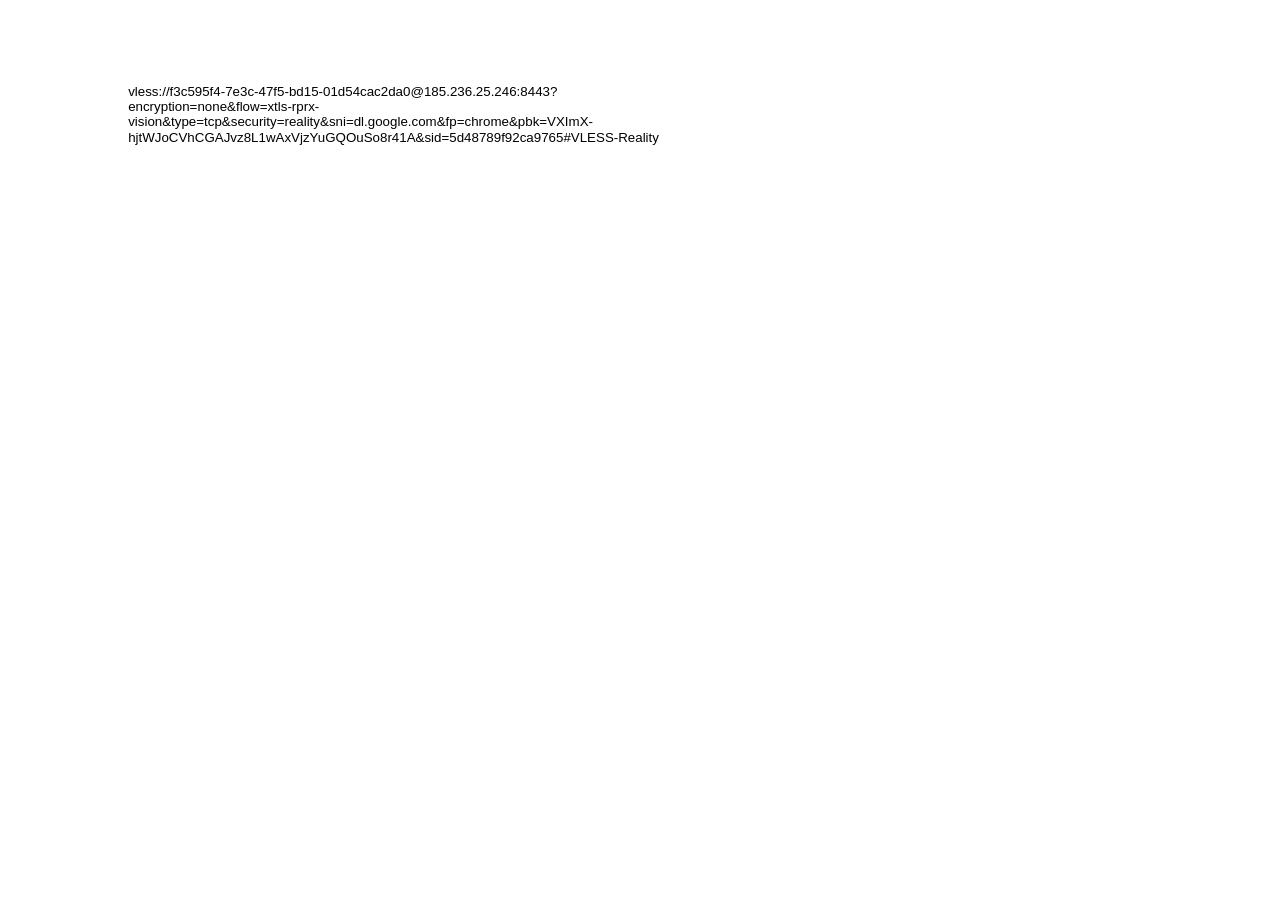
<file: t.html>
<html><head><meta content="text/html; charset=UTF-8" http-equiv="content-type"><style type="text/css">ol{margin:0;padding:0}table td,table th{padding:0}.c4{color:#000000;font-weight:400;text-decoration:none;vertical-align:baseline;font-size:11pt;font-family:"Arial";font-style:normal}.c3{color:#000000;font-weight:400;text-decoration:none;vertical-align:baseline;font-size:10pt;font-family:"Arial";font-style:normal}.c0{padding-top:0pt;padding-bottom:0pt;line-height:1.15;orphans:2;widows:2;text-align:left}.c2{background-color:#ffffff;max-width:431.7pt;padding:56.7pt 90.1pt 56.7pt 90.1pt}.c1{height:11pt}.title{padding-top:0pt;color:#000000;font-size:26pt;padding-bottom:3pt;font-family:"Arial";line-height:1.15;page-break-after:avoid;orphans:2;widows:2;text-align:left}.subtitle{padding-top:0pt;color:#666666;font-size:15pt;padding-bottom:16pt;font-family:"Arial";line-height:1.15;page-break-after:avoid;orphans:2;widows:2;text-align:left}li{color:#000000;font-size:11pt;font-family:"Arial"}p{margin:0;color:#000000;font-size:11pt;font-family:"Arial"}h1{padding-top:20pt;color:#000000;font-size:20pt;padding-bottom:6pt;font-family:"Arial";line-height:1.15;page-break-after:avoid;orphans:2;widows:2;text-align:left}h2{padding-top:18pt;color:#000000;font-size:16pt;padding-bottom:6pt;font-family:"Arial";line-height:1.15;page-break-after:avoid;orphans:2;widows:2;text-align:left}h3{padding-top:16pt;color:#434343;font-size:14pt;padding-bottom:4pt;font-family:"Arial";line-height:1.15;page-break-after:avoid;orphans:2;widows:2;text-align:left}h4{padding-top:14pt;color:#666666;font-size:12pt;padding-bottom:4pt;font-family:"Arial";line-height:1.15;page-break-after:avoid;orphans:2;widows:2;text-align:left}h5{padding-top:12pt;color:#666666;font-size:11pt;padding-bottom:4pt;font-family:"Arial";line-height:1.15;page-break-after:avoid;orphans:2;widows:2;text-align:left}h6{padding-top:12pt;color:#666666;font-size:11pt;padding-bottom:4pt;font-family:"Arial";line-height:1.15;page-break-after:avoid;font-style:italic;orphans:2;widows:2;text-align:left}</style></head><body class="c2 doc-content"><p class="c0"><span class="c3">vless://f3c595f4-7e3c-47f5-bd15-01d54cac2da0@185.236.25.246:8443?encryption=none&amp;flow=xtls-rprx-vision&amp;type=tcp&amp;security=reality&amp;sni=dl.google.com&amp;fp=chrome&amp;pbk=VXImX-hjtWJoCVhCGAJvz8L1wAxVjzYuGQOuSo8r41A&amp;sid=5d48789f92ca9765#VLESS-Reality</span></p><p class="c0 c1"><span class="c4"></span></p></body></html>
</file>
<file: style.css>
/* One stylesheet for both legal pages. Plain, readable, and light or dark to match the reader. */
:root {
    color-scheme: light dark;
    --bg: #ffffff;
    --surface: #f4f6f8;
    --text: #16191d;
    --muted: #5b6470;
    --line: #e2e6ea;
    --accent: #0064d2; /* the app's eBay blue */
}

@media (prefers-color-scheme: dark) {
    :root {
        --bg: #101317;
        --surface: #181c22;
        --text: #e7eaee;
        --muted: #a2acb8;
        --line: #262b33;
        --accent: #9cc6ff;
    }
}

* { box-sizing: border-box; }

body {
    margin: 0 auto;
    padding: 32px 20px 72px;
    max-width: 44rem;
    background: var(--bg);
    color: var(--text);
    font: 16px/1.65 -apple-system, BlinkMacSystemFont, "Segoe UI", Roboto, Helvetica, Arial, sans-serif;
    -webkit-text-size-adjust: 100%;
}

header { border-bottom: 1px solid var(--line); padding-bottom: 20px; margin-bottom: 28px; }
h1 { font-size: 1.9rem; line-height: 1.2; margin: 0 0 6px; }
h2 { font-size: 1.15rem; margin: 34px 0 8px; }
h3 { font-size: 1rem; margin: 22px 0 6px; }
p, li { color: var(--text); }
a { color: var(--accent); }
.updated { color: var(--muted); font-size: 0.9rem; margin: 0; }
.lede { color: var(--muted); }

.summary {
    background: var(--surface);
    border: 1px solid var(--line);
    border-radius: 14px;
    padding: 16px 20px;
    margin: 24px 0 8px;
}
.summary p:first-child { margin-top: 0; }
.summary p:last-child { margin-bottom: 0; }

table { border-collapse: collapse; width: 100%; margin: 12px 0; font-size: 0.95rem; }
th, td { text-align: left; vertical-align: top; padding: 10px 12px; border-bottom: 1px solid var(--line); }
th { color: var(--muted); font-weight: 600; }
.scroll { overflow-x: auto; }

footer {
    margin-top: 48px;
    padding-top: 20px;
    border-top: 1px solid var(--line);
    color: var(--muted);
    font-size: 0.9rem;
}
</file>
